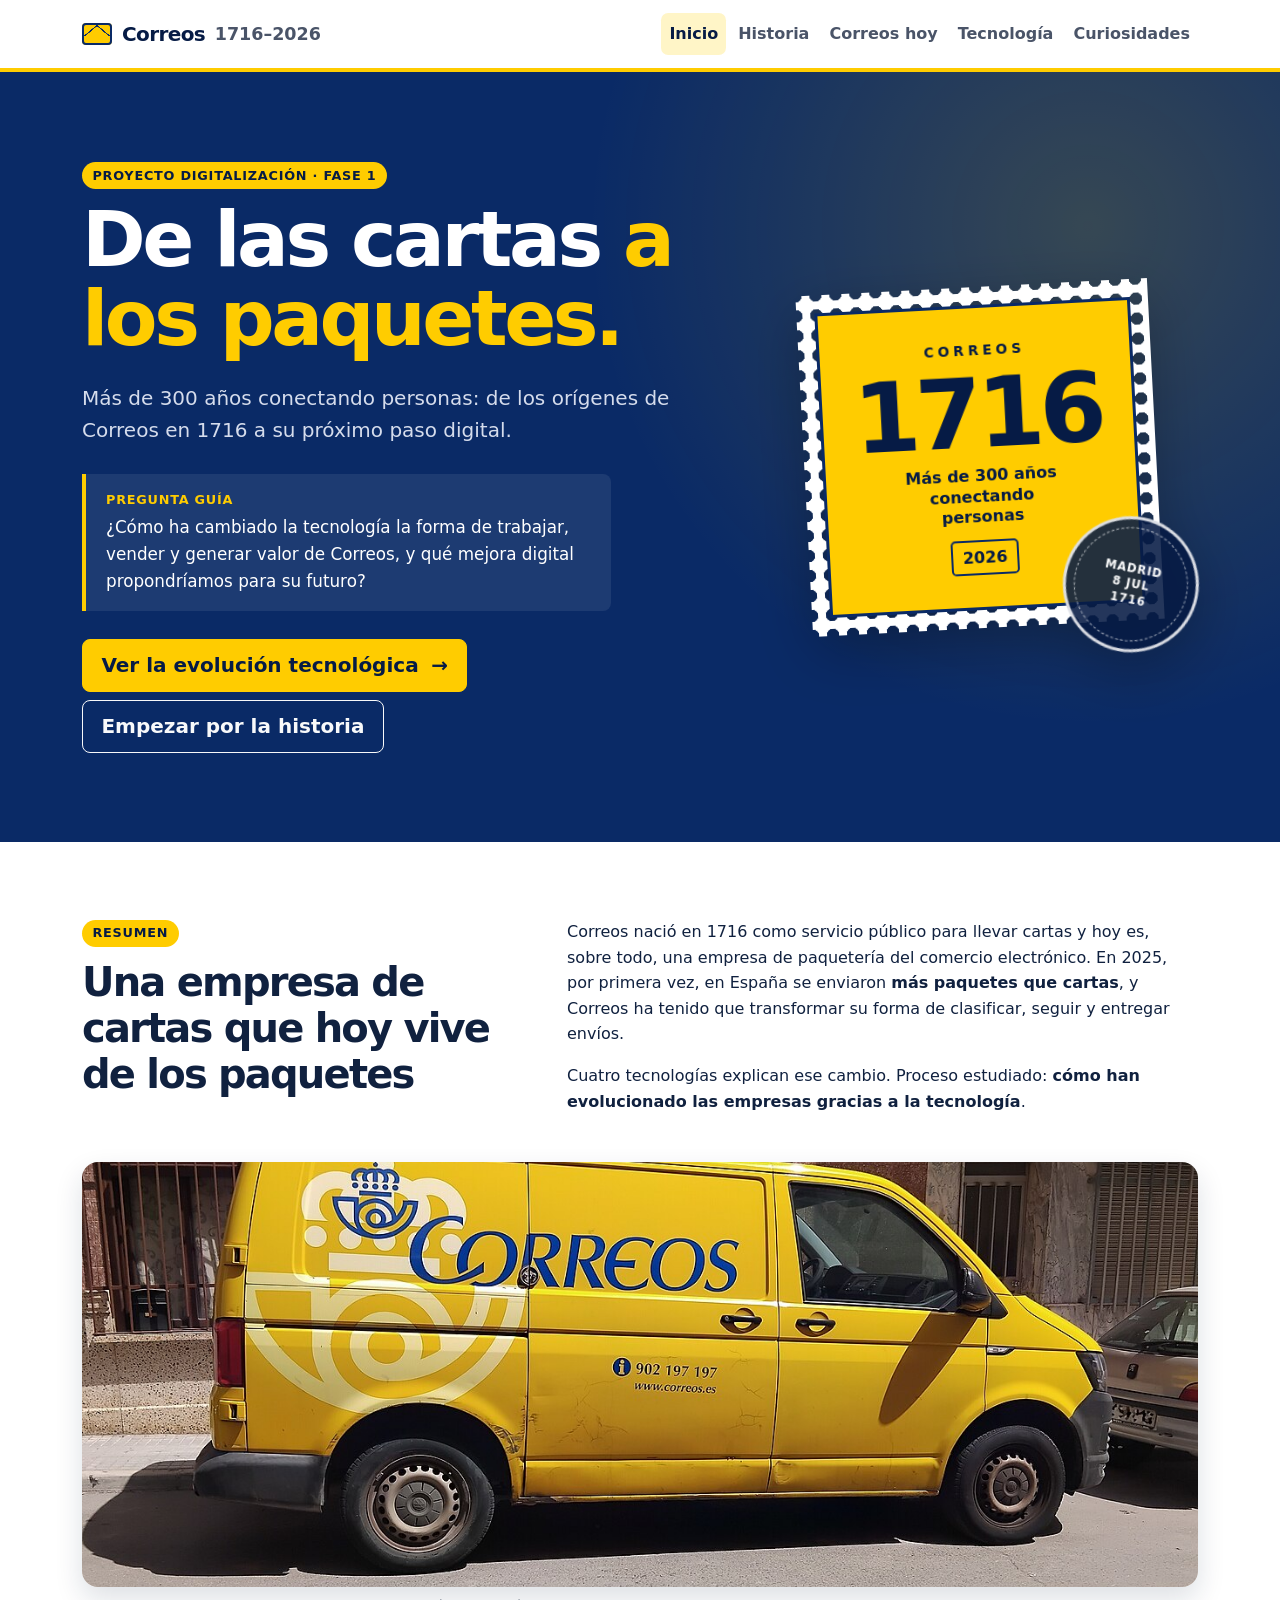
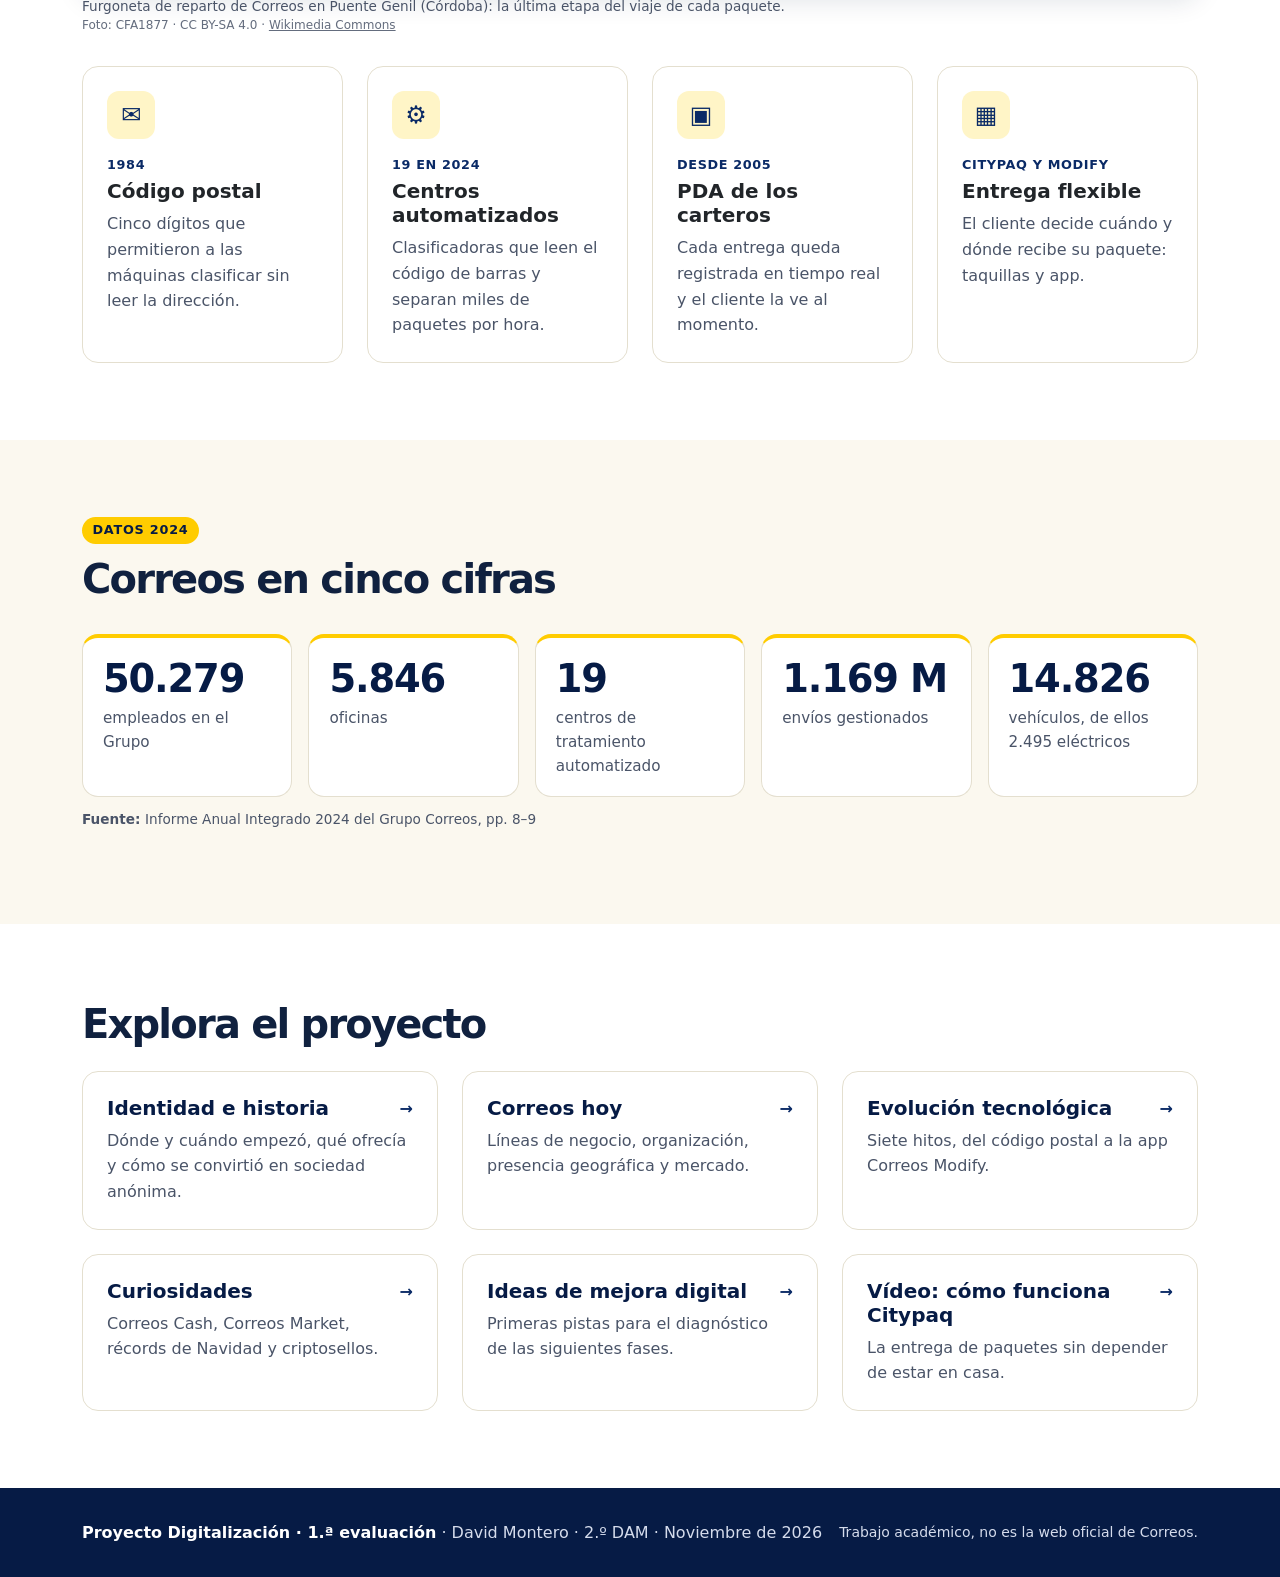
<file: index.html>
<!doctype html>
<html lang="es">
<head>
  <meta charset="utf-8">
  <meta name="viewport" content="width=device-width, initial-scale=1">
  <meta name="description" content="Proyecto de Digitalización sobre Correos: de los orígenes de la empresa en 1716 a su próximo paso digital.">
  <title>Inicio | Correos 1716–2026</title>
  <!-- Primero Bootstrap, después los estilos del proyecto. -->
  <link href="https://cdn.jsdelivr.net/npm/bootstrap@5.3.9/dist/css/bootstrap.min.css"
        rel="stylesheet" integrity="sha384-yEPZ7jP9S0QKiUQ0m3jjsO4ProIW7wvR9gXkI7JOGa2XVsw53Yke2bsdkBbjmmiX"
        crossorigin="anonymous">
  <link rel="stylesheet" href="css/style.css">
</head>
<body class="d-flex flex-column min-vh-100">
  <a class="visually-hidden-focusable skip-link" href="#contenido">Saltar al contenido</a>

  <!-- Navegación común a todas las páginas. -->
  <nav class="navbar navbar-expand-lg fixed-top site-nav" aria-label="Navegación principal">
    <div class="container">
      <a class="navbar-brand brand" href="index.html">
        <span class="brand-mark" aria-hidden="true"></span> Correos <small>1716–2026</small>
      </a>
      <button class="navbar-toggler" type="button" data-bs-toggle="collapse"
              data-bs-target="#menuPrincipal" aria-controls="menuPrincipal"
              aria-expanded="false" aria-label="Mostrar u ocultar la navegación">
        <span class="navbar-toggler-icon"></span>
      </button>
      <div class="collapse navbar-collapse" id="menuPrincipal">
        <ul class="navbar-nav ms-auto gap-lg-1">
          <li class="nav-item"><a class="nav-link active" href="index.html" aria-current="page">Inicio</a></li>
          <li class="nav-item"><a class="nav-link" href="historia.html">Historia</a></li>
          <li class="nav-item"><a class="nav-link" href="empresa.html">Correos hoy</a></li>
          <li class="nav-item"><a class="nav-link" href="tecnologia.html">Tecnología</a></li>
          <li class="nav-item"><a class="nav-link" href="curiosidades.html">Curiosidades</a></li>
        </ul>
      </div>
    </div>
  </nav>

  <main id="contenido" tabindex="-1">
    <!-- Portada -->
    <section class="hero" aria-labelledby="titulo-inicio">
      <div class="container">
        <div class="row align-items-center g-5">
          <div class="col-lg-7">
            <span class="eyebrow">Proyecto Digitalización · Fase 1</span>
            <h1 id="titulo-inicio" class="hero-title">De las cartas <span>a los paquetes.</span></h1>
            <p class="intro mt-4 mb-0">
              Más de 300 años conectando personas: de los orígenes de Correos en 1716
              a su próximo paso digital.
            </p>
            <div class="guide-question">
              <span class="label">Pregunta guía</span>
              <p>¿Cómo ha cambiado la tecnología la forma de trabajar, vender y generar valor
                 de Correos, y qué mejora digital propondríamos para su futuro?</p>
            </div>
            <div class="d-flex flex-wrap gap-2">
              <a class="btn btn-accent btn-lg" href="tecnologia.html">
                Ver la evolución tecnológica <span aria-hidden="true">→</span>
              </a>
              <a class="btn btn-outline-light btn-lg" href="historia.html">Empezar por la historia</a>
            </div>
          </div>
          <div class="col-lg-5">
            <!-- Sello decorativo hecho con CSS. -->
            <div class="stamp-wrap" aria-hidden="true">
              <div class="stamp">
                <div class="stamp-inner">
                  <span class="stamp-top">CORREOS</span>
                  <span class="stamp-year">1716</span>
                  <span class="stamp-caption">Más de 300 años conectando personas</span>
                  <span class="stamp-value">2026</span>
                </div>
                <div class="postmark">MADRID<br>8 JUL<br>1716</div>
              </div>
            </div>
          </div>
        </div>
      </div>
    </section>

    <!-- Resumen -->
    <section class="section-space" aria-labelledby="titulo-resumen">
      <div class="container">
        <div class="row g-4 g-lg-5">
          <div class="col-lg-5">
            <span class="eyebrow">Resumen</span>
            <h2 id="titulo-resumen" class="section-title">Una empresa de cartas que hoy vive de los paquetes</h2>
          </div>
          <div class="col-lg-7">
            <p class="lead-text">
              Correos nació en 1716 como servicio público para llevar cartas y hoy es, sobre todo,
              una empresa de paquetería del comercio electrónico. En 2025, por primera vez, en España
              se enviaron <strong>más paquetes que cartas</strong>, y Correos ha tenido que transformar
              su forma de clasificar, seguir y entregar envíos.
            </p>
            <p class="lead-text mb-0">
              Cuatro tecnologías explican ese cambio. Proceso estudiado: <strong>cómo han evolucionado
              las empresas gracias a la tecnología</strong>.
            </p>
          </div>
        </div>

        <figure class="photo photo-wide mt-4 mt-lg-5">
          <img src="img/furgoneta-puente-genil.jpg" width="1280" height="885" loading="lazy"
               alt="Furgoneta amarilla de reparto de Correos aparcada en una calle"
               style="aspect-ratio: 21 / 8; object-position: center 60%">
          <figcaption>
            Furgoneta de reparto de Correos en Puente Genil (Córdoba): la última etapa del viaje de cada paquete.
            <span class="credit">Foto: CFA1877 · CC BY-SA 4.0 · <a href="https://commons.wikimedia.org/wiki/File:Furgoneta_de_Correos,_Puente_Genil.jpg" target="_blank" rel="noopener">Wikimedia Commons</a></span>
          </figcaption>
        </figure>

        <div class="row row-cols-1 row-cols-sm-2 row-cols-lg-4 g-3 g-lg-4 mt-2">
          <div class="col">
            <article class="card info-card">
              <div class="card-body p-4">
                <div class="card-icon" aria-hidden="true">✉</div>
                <span class="card-kicker">1984</span>
                <h3 class="h5 fw-bold">Código postal</h3>
                <p>Cinco dígitos que permitieron a las máquinas clasificar sin leer la dirección.</p>
              </div>
            </article>
          </div>
          <div class="col">
            <article class="card info-card">
              <div class="card-body p-4">
                <div class="card-icon" aria-hidden="true">⚙</div>
                <span class="card-kicker">19 en 2024</span>
                <h3 class="h5 fw-bold">Centros automatizados</h3>
                <p>Clasificadoras que leen el código de barras y separan miles de paquetes por hora.</p>
              </div>
            </article>
          </div>
          <div class="col">
            <article class="card info-card">
              <div class="card-body p-4">
                <div class="card-icon" aria-hidden="true">▣</div>
                <span class="card-kicker">Desde 2005</span>
                <h3 class="h5 fw-bold">PDA de los carteros</h3>
                <p>Cada entrega queda registrada en tiempo real y el cliente la ve al momento.</p>
              </div>
            </article>
          </div>
          <div class="col">
            <article class="card info-card">
              <div class="card-body p-4">
                <div class="card-icon" aria-hidden="true">▦</div>
                <span class="card-kicker">Citypaq y Modify</span>
                <h3 class="h5 fw-bold">Entrega flexible</h3>
                <p>El cliente decide cuándo y dónde recibe su paquete: taquillas y app.</p>
              </div>
            </article>
          </div>
        </div>
      </div>
    </section>

    <!-- Cifras -->
    <section class="section-space section-alt" aria-labelledby="titulo-cifras">
      <div class="container">
        <span class="eyebrow">Datos 2024</span>
        <h2 id="titulo-cifras" class="section-title">Correos en cinco cifras</h2>
        <div class="row row-cols-1 row-cols-sm-2 row-cols-lg-5 g-3 mt-1">
          <div class="col"><div class="stat"><span class="stat-value">50.279</span><span class="stat-label">empleados en el Grupo</span></div></div>
          <div class="col"><div class="stat"><span class="stat-value">5.846</span><span class="stat-label">oficinas</span></div></div>
          <div class="col"><div class="stat"><span class="stat-value">19</span><span class="stat-label">centros de tratamiento automatizado</span></div></div>
          <div class="col"><div class="stat"><span class="stat-value">1.169 M</span><span class="stat-label">envíos gestionados</span></div></div>
          <div class="col"><div class="stat"><span class="stat-value">14.826</span><span class="stat-label">vehículos, de ellos 2.495 eléctricos</span></div></div>
        </div>
        <p class="source">Informe Anual Integrado 2024 del Grupo Correos, pp. 8–9</p>
      </div>
    </section>

    <!-- Accesos a las secciones -->
    <section class="section-space" aria-labelledby="titulo-explorar">
      <div class="container">
        <h2 id="titulo-explorar" class="section-title mb-4">Explora el proyecto</h2>
        <div class="row row-cols-1 row-cols-md-2 row-cols-lg-3 g-3 g-lg-4">
          <div class="col">
            <a class="link-card" href="historia.html">
              <span class="arrow" aria-hidden="true">→</span>
              <h3 class="h5 fw-bold">Identidad e historia</h3>
              <p>Dónde y cuándo empezó, qué ofrecía y cómo se convirtió en sociedad anónima.</p>
            </a>
          </div>
          <div class="col">
            <a class="link-card" href="empresa.html">
              <span class="arrow" aria-hidden="true">→</span>
              <h3 class="h5 fw-bold">Correos hoy</h3>
              <p>Líneas de negocio, organización, presencia geográfica y mercado.</p>
            </a>
          </div>
          <div class="col">
            <a class="link-card" href="tecnologia.html">
              <span class="arrow" aria-hidden="true">→</span>
              <h3 class="h5 fw-bold">Evolución tecnológica</h3>
              <p>Siete hitos, del código postal a la app Correos Modify.</p>
            </a>
          </div>
          <div class="col">
            <a class="link-card" href="curiosidades.html">
              <span class="arrow" aria-hidden="true">→</span>
              <h3 class="h5 fw-bold">Curiosidades</h3>
              <p>Correos Cash, Correos Market, récords de Navidad y criptosellos.</p>
            </a>
          </div>
          <div class="col">
            <a class="link-card" href="curiosidades.html#ideas">
              <span class="arrow" aria-hidden="true">→</span>
              <h3 class="h5 fw-bold">Ideas de mejora digital</h3>
              <p>Primeras pistas para el diagnóstico de las siguientes fases.</p>
            </a>
          </div>
          <div class="col">
            <a class="link-card" href="tecnologia.html#video">
              <span class="arrow" aria-hidden="true">→</span>
              <h3 class="h5 fw-bold">Vídeo: cómo funciona Citypaq</h3>
              <p>La entrega de paquetes sin depender de estar en casa.</p>
            </a>
          </div>
        </div>
      </div>
    </section>
  </main>

  <!-- Pie común a todas las páginas. -->
  <footer class="site-footer mt-auto">
    <div class="container d-flex flex-wrap align-items-center justify-content-between gap-2">
      <span><strong>Proyecto Digitalización · 1.ª evaluación</strong> · David Montero · 2.º DAM · Noviembre de 2026</span>
      <small>Trabajo académico, no es la web oficial de Correos.</small>
    </div>
  </footer>

  <!-- El bundle activa el menú plegable (atributos data-bs-*). -->
  <script src="https://cdn.jsdelivr.net/npm/bootstrap@5.3.9/dist/js/bootstrap.bundle.min.js"
          integrity="sha384-WyOxWvTyr1QaMPfiPJSv76iReVthorl5uWlFtZPyK0IEB0hGzo9y5Bp9mYanr8Bu"
          crossorigin="anonymous"></script>
</body>
</html>
</file>
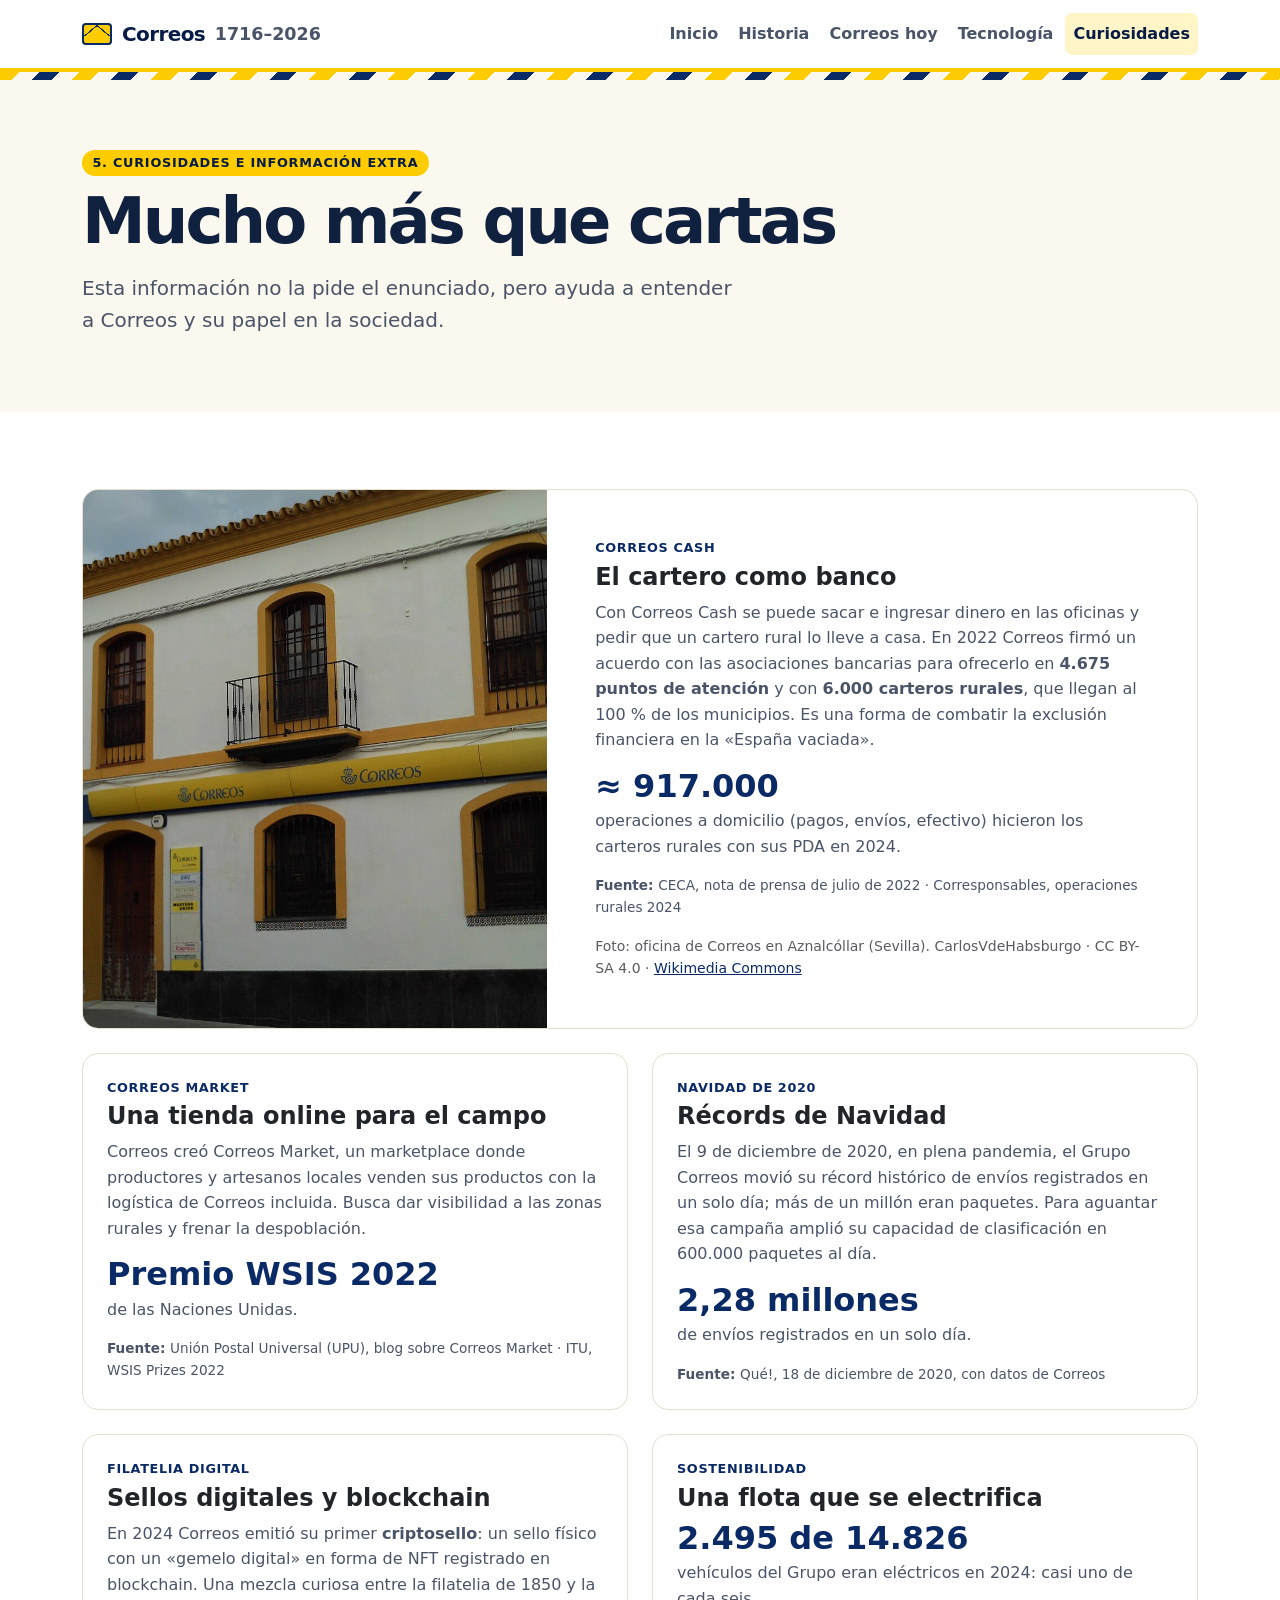
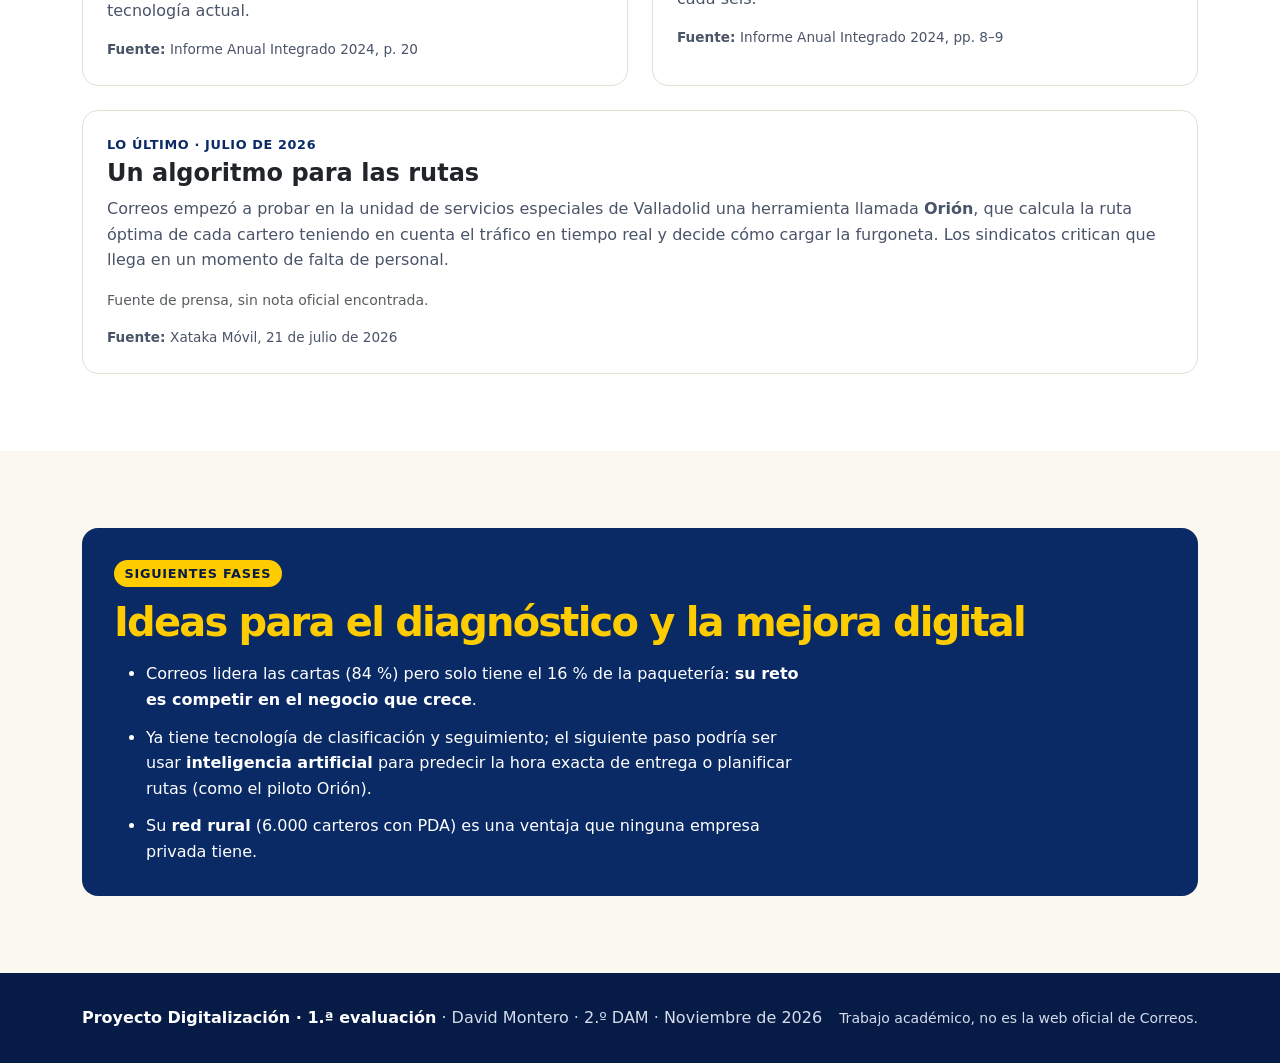
<file: curiosidades.html>
<!doctype html>
<html lang="es">
<head>
  <meta charset="utf-8">
  <meta name="viewport" content="width=device-width, initial-scale=1">
  <meta name="description" content="Curiosidades de Correos: Correos Cash, Correos Market, récords de Navidad, criptosellos y el algoritmo Orión.">
  <title>Curiosidades | Correos 1716–2026</title>
  <link href="https://cdn.jsdelivr.net/npm/bootstrap@5.3.9/dist/css/bootstrap.min.css"
        rel="stylesheet" integrity="sha384-yEPZ7jP9S0QKiUQ0m3jjsO4ProIW7wvR9gXkI7JOGa2XVsw53Yke2bsdkBbjmmiX"
        crossorigin="anonymous">
  <link rel="stylesheet" href="css/style.css">
</head>
<body class="d-flex flex-column min-vh-100">
  <a class="visually-hidden-focusable skip-link" href="#contenido">Saltar al contenido</a>

  <nav class="navbar navbar-expand-lg fixed-top site-nav" aria-label="Navegación principal">
    <div class="container">
      <a class="navbar-brand brand" href="index.html">
        <span class="brand-mark" aria-hidden="true"></span> Correos <small>1716–2026</small>
      </a>
      <button class="navbar-toggler" type="button" data-bs-toggle="collapse"
              data-bs-target="#menuPrincipal" aria-controls="menuPrincipal"
              aria-expanded="false" aria-label="Mostrar u ocultar la navegación">
        <span class="navbar-toggler-icon"></span>
      </button>
      <div class="collapse navbar-collapse" id="menuPrincipal">
        <ul class="navbar-nav ms-auto gap-lg-1">
          <li class="nav-item"><a class="nav-link" href="index.html">Inicio</a></li>
          <li class="nav-item"><a class="nav-link" href="historia.html">Historia</a></li>
          <li class="nav-item"><a class="nav-link" href="empresa.html">Correos hoy</a></li>
          <li class="nav-item"><a class="nav-link" href="tecnologia.html">Tecnología</a></li>
          <li class="nav-item"><a class="nav-link active" href="curiosidades.html" aria-current="page">Curiosidades</a></li>
        </ul>
      </div>
    </div>
  </nav>

  <main id="contenido" tabindex="-1">
    <header class="page-intro">
      <div class="container">
        <span class="eyebrow">5. Curiosidades e información extra</span>
        <h1 class="page-title">Mucho más que cartas</h1>
        <p class="intro mb-0">
          Esta información no la pide el enunciado, pero ayuda a entender a Correos y su papel en la sociedad.
        </p>
      </div>
    </header>

    <section class="section-space" aria-labelledby="titulo-curiosidades">
      <div class="container">
        <h2 id="titulo-curiosidades" class="visually-hidden">Curiosidades</h2>
        <!-- Tarjeta destacada: foto a un lado y texto al otro, sin huecos. -->
        <article class="card info-card feature-card overflow-hidden mb-3 mb-lg-4">
          <div class="row g-0">
            <div class="col-md-5">
              <img src="img/oficina-aznalcollar.jpg" class="feature-img" width="1280" height="960" loading="lazy"
                   alt="Oficina de Correos en una calle de pueblo, con fachada blanca y molduras amarillas">
            </div>
            <div class="col-md-7">
              <div class="card-body p-4 p-lg-5">
                <span class="card-kicker">Correos Cash</span>
                <h3 class="h4 fw-bold">El cartero como banco</h3>
                <p>Con Correos Cash se puede sacar e ingresar dinero en las oficinas y pedir que un cartero rural lo
                   lleve a casa. En 2022 Correos firmó un acuerdo con las asociaciones bancarias para ofrecerlo en
                   <strong>4.675 puntos de atención</strong> y con <strong>6.000 carteros rurales</strong>, que llegan al
                   100&nbsp;% de los municipios. Es una forma de combatir la exclusión financiera en la «España vaciada».</p>
                <p><span class="fact-number">≈ 917.000</span>operaciones a domicilio (pagos, envíos, efectivo) hicieron
                   los carteros rurales con sus PDA en 2024.</p>
                <p class="source">CECA, nota de prensa de julio de 2022 · Corresponsables, operaciones rurales 2024</p>
                <p class="small text-body-secondary mt-2">Foto: oficina de Correos en Aznalcóllar (Sevilla). CarlosVdeHabsburgo · CC BY-SA 4.0 ·
                   <a href="https://commons.wikimedia.org/wiki/File:Oficina_de_Correos_(Aznalcóllar).jpg" target="_blank" rel="noopener">Wikimedia Commons</a></p>
              </div>
            </div>
          </div>
        </article>

        <div class="row row-cols-1 row-cols-md-2 g-3 g-lg-4">
          <div class="col">
            <article class="card info-card">
              <div class="card-body p-4">
                <span class="card-kicker">Correos Market</span>
                <h3 class="h4 fw-bold">Una tienda online para el campo</h3>
                <p>Correos creó Correos Market, un marketplace donde productores y artesanos locales venden sus productos
                   con la logística de Correos incluida. Busca dar visibilidad a las zonas rurales y frenar la despoblación.</p>
                <p><span class="fact-number">Premio WSIS 2022</span>de las Naciones Unidas.</p>
                <p class="source">Unión Postal Universal (UPU), blog sobre Correos Market · ITU, WSIS Prizes 2022</p>
              </div>
            </article>
          </div>
          <div class="col">
            <article class="card info-card">
              <div class="card-body p-4">
                <span class="card-kicker">Navidad de 2020</span>
                <h3 class="h4 fw-bold">Récords de Navidad</h3>
                <p>El 9 de diciembre de 2020, en plena pandemia, el Grupo Correos movió su récord histórico de envíos
                   registrados en un solo día; más de un millón eran paquetes. Para aguantar esa campaña amplió su
                   capacidad de clasificación en 600.000 paquetes al día.</p>
                <p><span class="fact-number">2,28 millones</span>de envíos registrados en un solo día.</p>
                <p class="source">Qué!, 18 de diciembre de 2020, con datos de Correos</p>
              </div>
            </article>
          </div>
          <div class="col">
            <article class="card info-card">
              <div class="card-body p-4">
                <span class="card-kicker">Filatelia digital</span>
                <h3 class="h4 fw-bold">Sellos digitales y blockchain</h3>
                <p>En 2024 Correos emitió su primer <strong>criptosello</strong>: un sello físico con un «gemelo digital»
                   en forma de NFT registrado en blockchain. Una mezcla curiosa entre la filatelia de 1850 y la tecnología actual.</p>
                <p class="source">Informe Anual Integrado 2024, p. 20</p>
              </div>
            </article>
          </div>
          <div class="col">
            <article class="card info-card">
              <div class="card-body p-4">
                <span class="card-kicker">Sostenibilidad</span>
                <h3 class="h4 fw-bold">Una flota que se electrifica</h3>
                <p><span class="fact-number">2.495 de 14.826</span>vehículos del Grupo eran eléctricos en 2024:
                   casi uno de cada seis.</p>
                <p class="source">Informe Anual Integrado 2024, pp. 8–9</p>
              </div>
            </article>
          </div>
          <div class="col w-100">
            <article class="card info-card">
              <div class="card-body p-4">
                <span class="card-kicker">Lo último · julio de 2026</span>
                <h3 class="h4 fw-bold">Un algoritmo para las rutas</h3>
                <p>Correos empezó a probar en la unidad de servicios especiales de Valladolid una herramienta llamada
                   <strong>Orión</strong>, que calcula la ruta óptima de cada cartero teniendo en cuenta el tráfico en
                   tiempo real y decide cómo cargar la furgoneta. Los sindicatos critican que llega en un momento de
                   falta de personal.</p>
                <p class="small text-body-secondary">Fuente de prensa, sin nota oficial encontrada.</p>
                <p class="source">Xataka Móvil, 21 de julio de 2026</p>
              </div>
            </article>
          </div>
        </div>
      </div>
    </section>

    <section id="ideas" class="section-space section-alt" aria-labelledby="titulo-ideas">
      <div class="container">
        <div class="idea-box">
          <span class="eyebrow">Siguientes fases</span>
          <h2 id="titulo-ideas" class="section-title">Ideas para el diagnóstico y la mejora digital</h2>
          <ul class="mb-0 lead-text">
            <li>Correos lidera las cartas (84&nbsp;%) pero solo tiene el 16&nbsp;% de la paquetería: <strong>su reto es
                competir en el negocio que crece</strong>.</li>
            <li>Ya tiene tecnología de clasificación y seguimiento; el siguiente paso podría ser usar
                <strong>inteligencia artificial</strong> para predecir la hora exacta de entrega o planificar rutas
                (como el piloto Orión).</li>
            <li>Su <strong>red rural</strong> (6.000 carteros con PDA) es una ventaja que ninguna empresa privada tiene.</li>
          </ul>
        </div>
      </div>
    </section>
  </main>

  <footer class="site-footer mt-auto">
    <div class="container d-flex flex-wrap align-items-center justify-content-between gap-2">
      <span><strong>Proyecto Digitalización · 1.ª evaluación</strong> · David Montero · 2.º DAM · Noviembre de 2026</span>
      <small>Trabajo académico, no es la web oficial de Correos.</small>
    </div>
  </footer>

  <script src="https://cdn.jsdelivr.net/npm/bootstrap@5.3.9/dist/js/bootstrap.bundle.min.js"
          integrity="sha384-WyOxWvTyr1QaMPfiPJSv76iReVthorl5uWlFtZPyK0IEB0hGzo9y5Bp9mYanr8Bu"
          crossorigin="anonymous"></script>
</body>
</html>
</file>
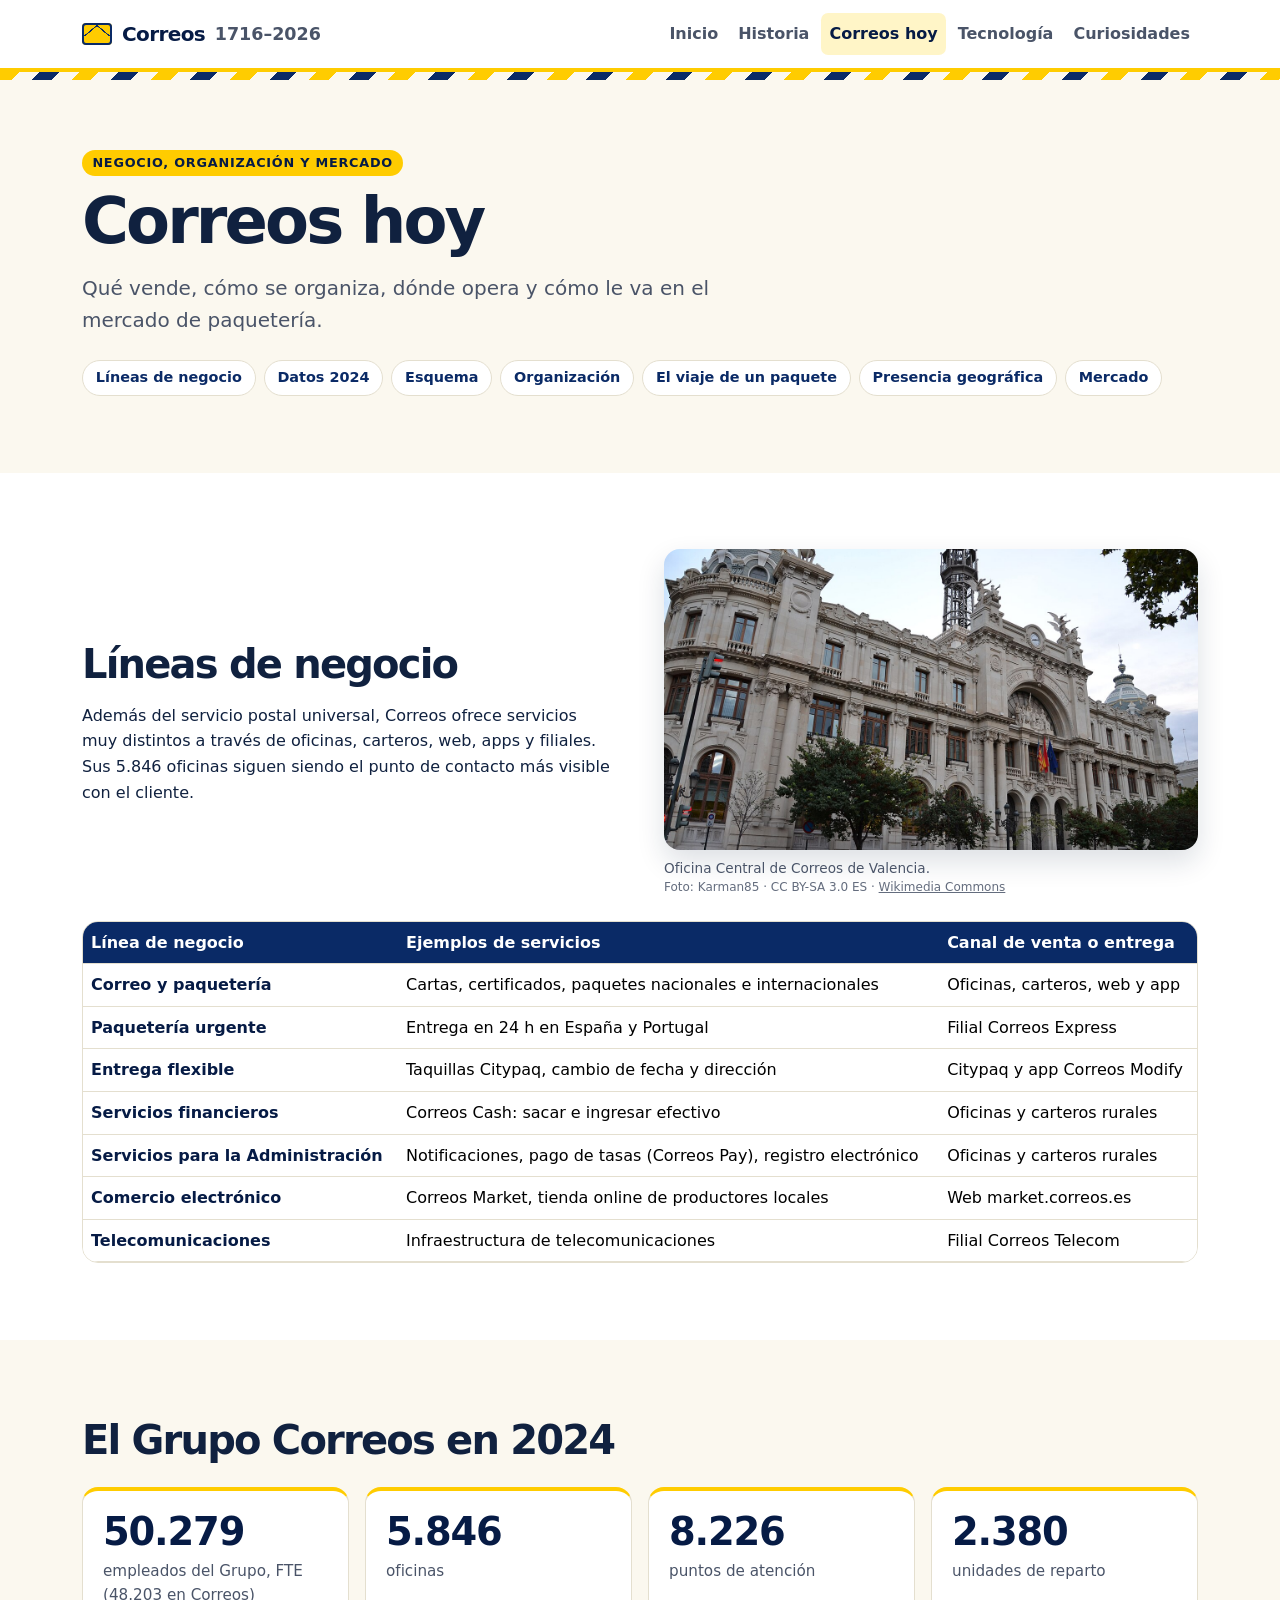
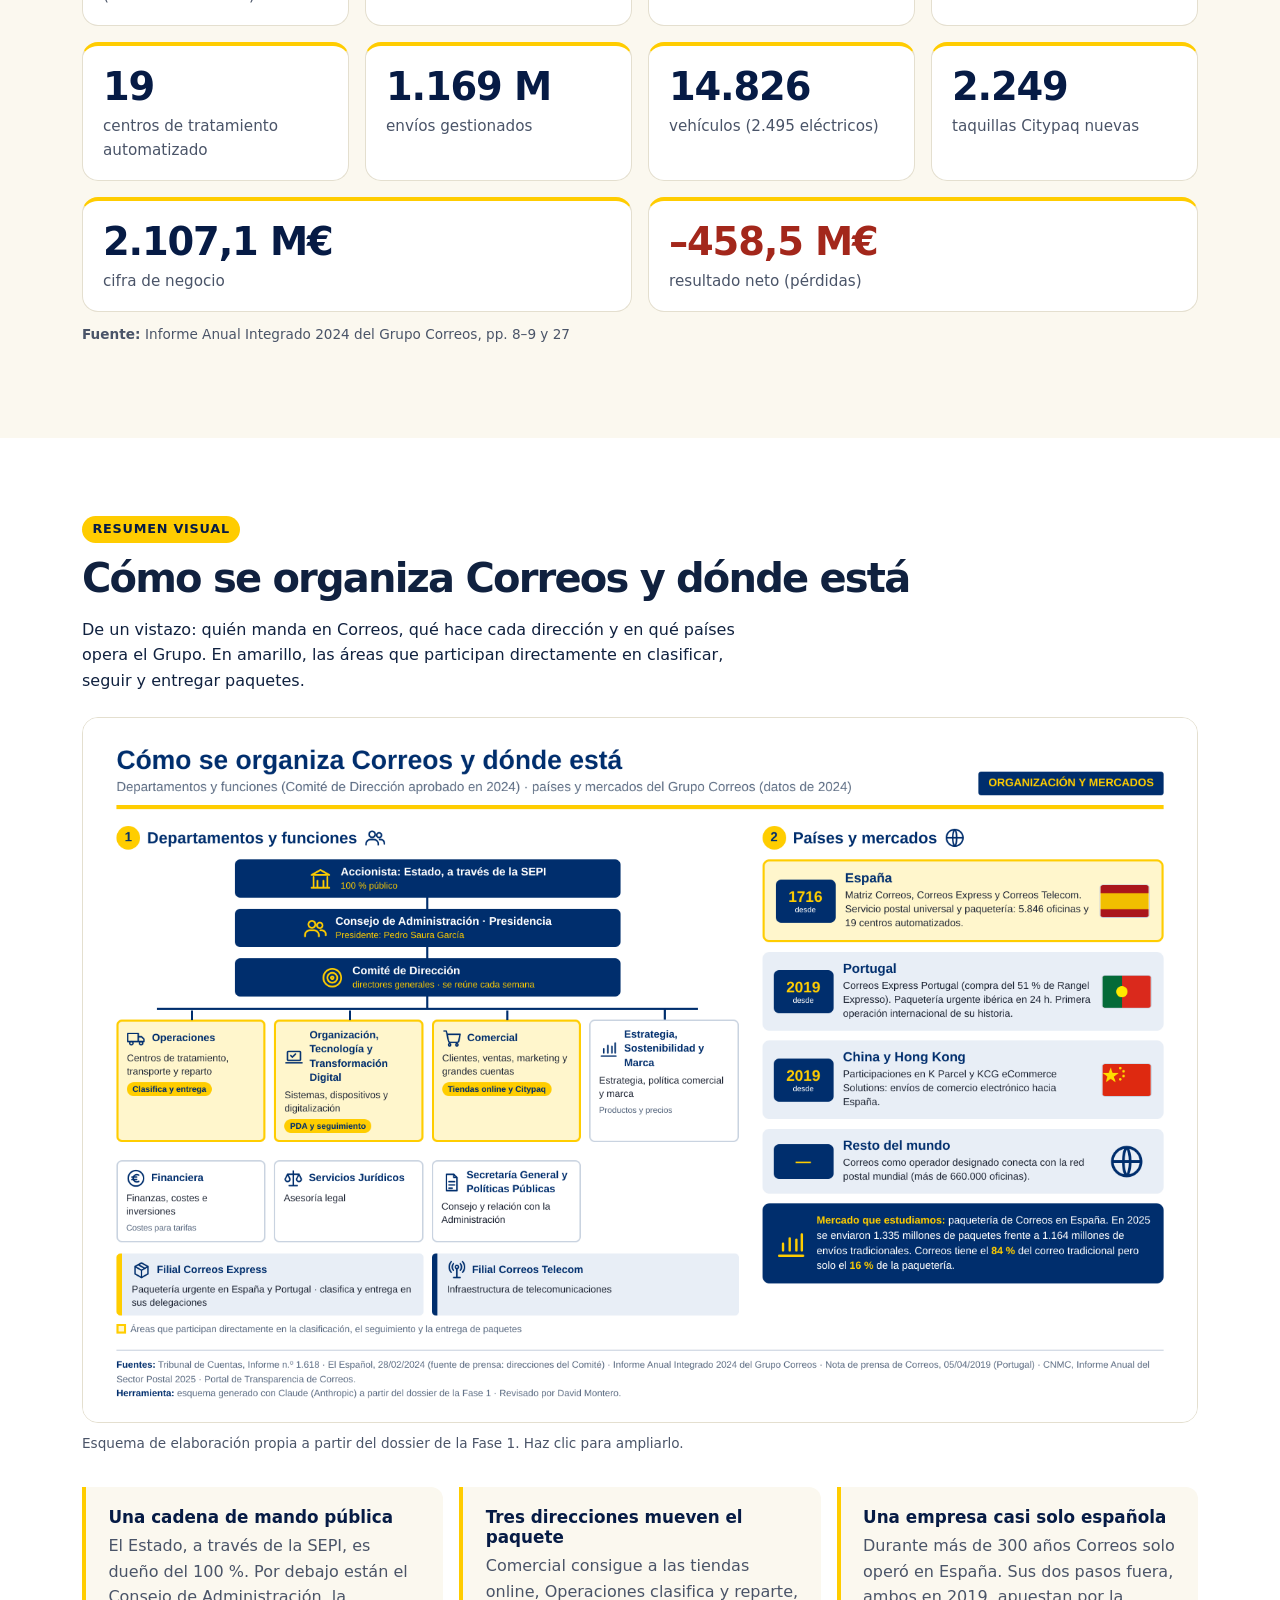
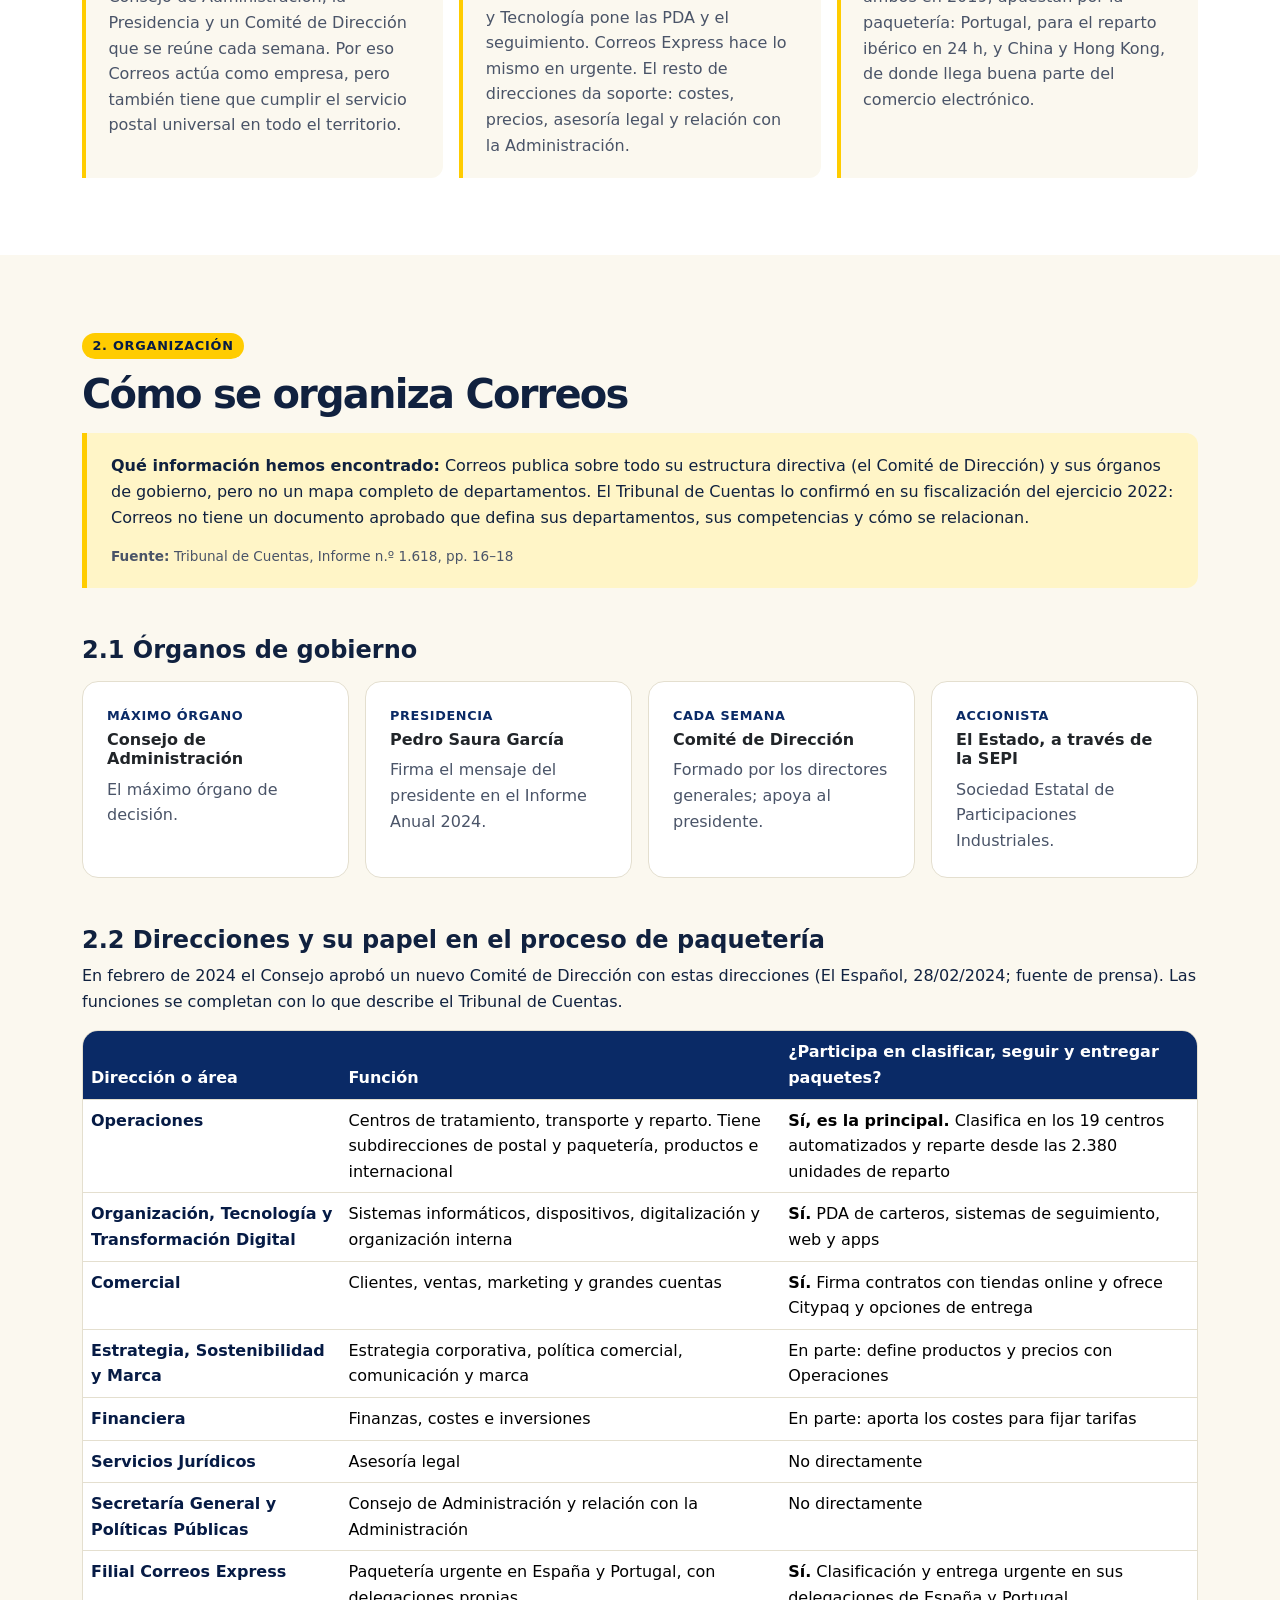
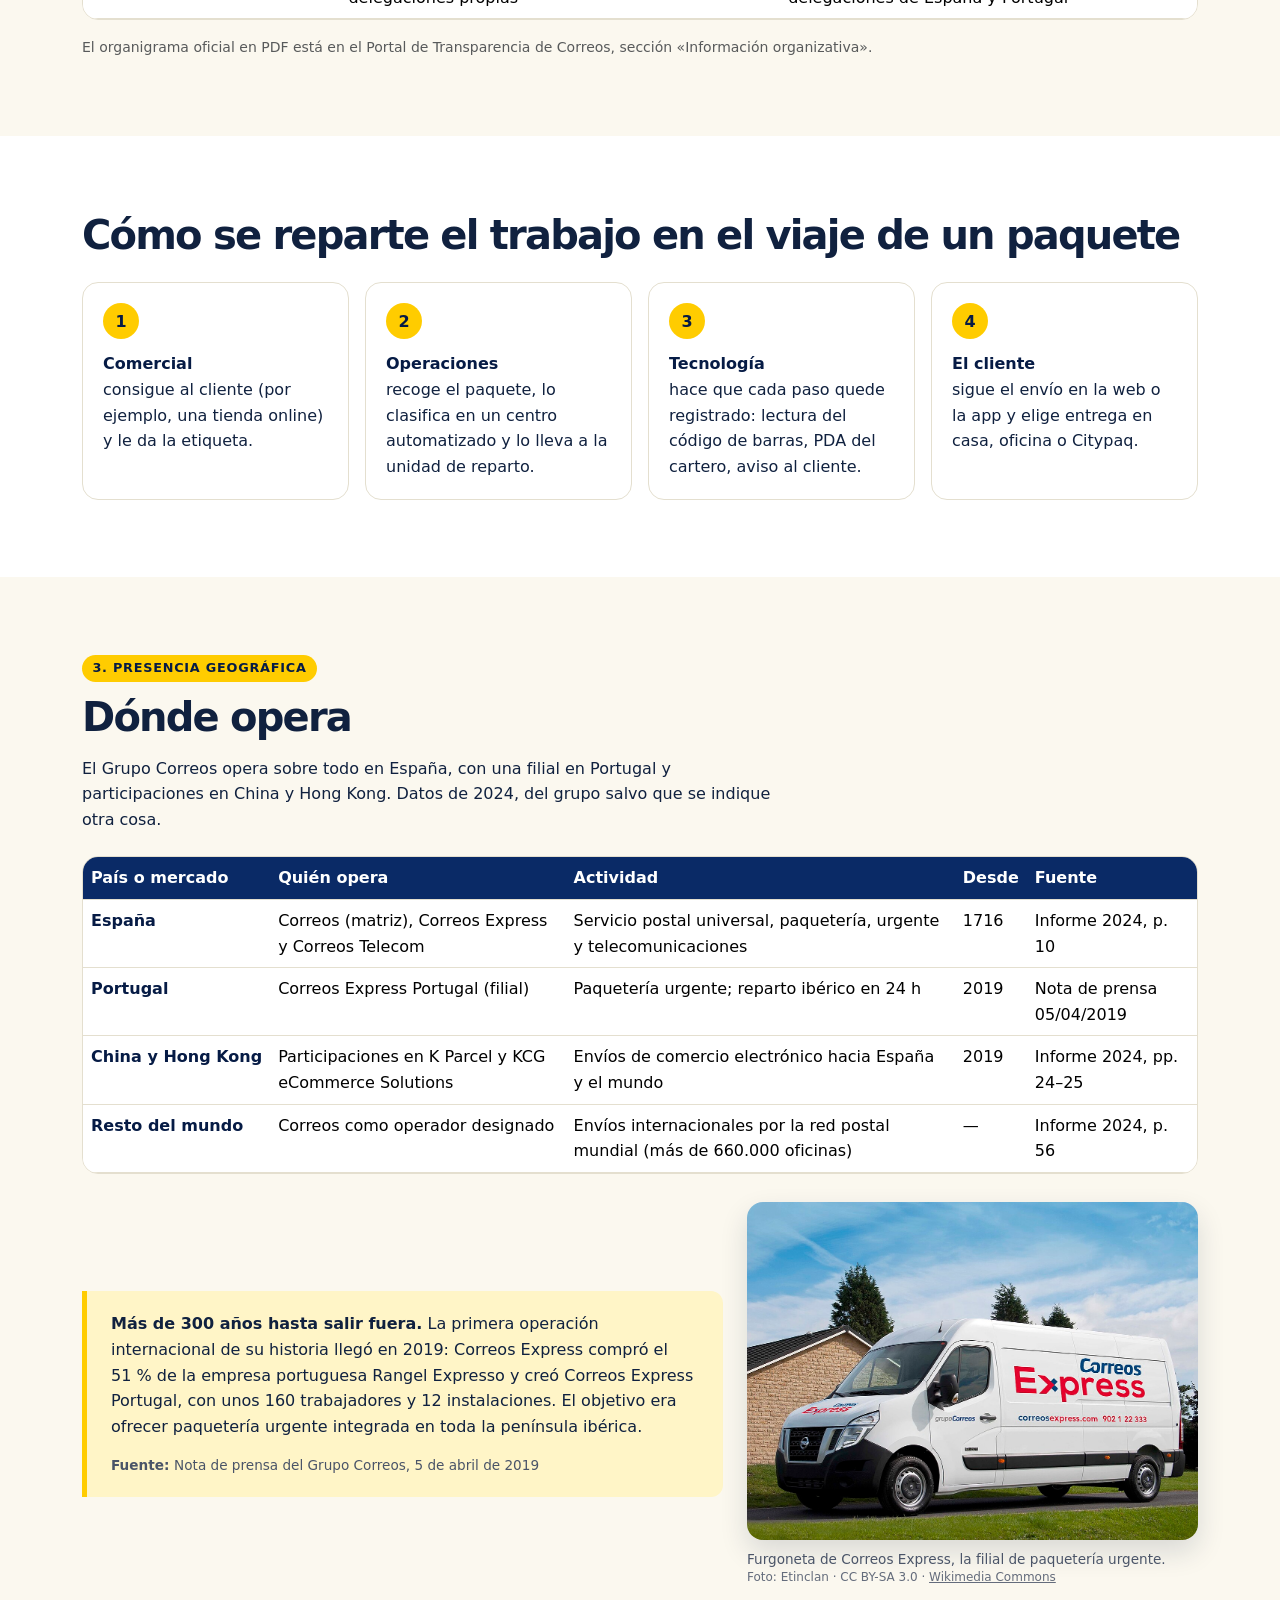
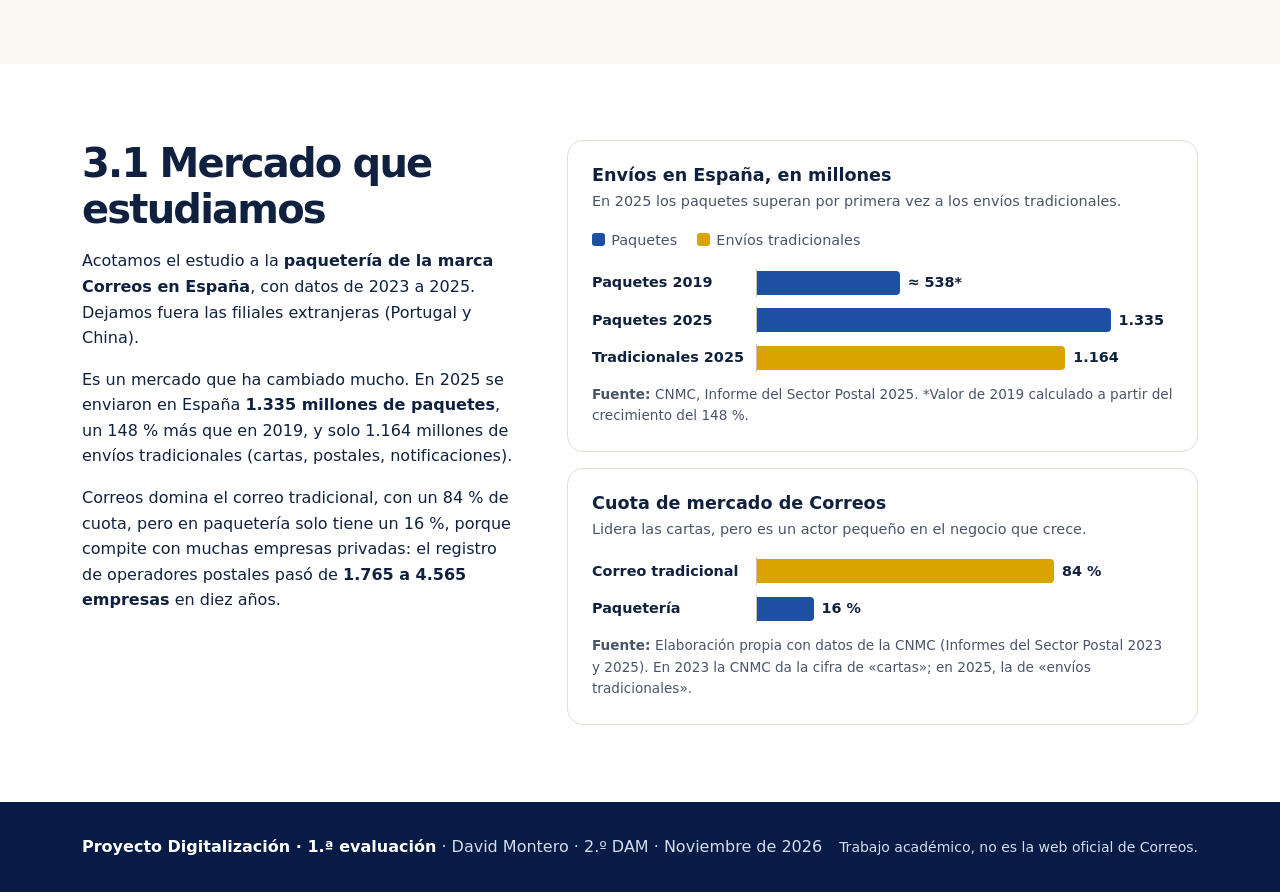
<file: empresa.html>
<!doctype html>
<html lang="es">
<head>
  <meta charset="utf-8">
  <meta name="viewport" content="width=device-width, initial-scale=1">
  <meta name="description" content="Correos hoy: líneas de negocio, datos de 2024, organización, presencia geográfica y mercado de paquetería.">
  <title>Correos hoy | Correos 1716–2026</title>
  <link href="https://cdn.jsdelivr.net/npm/bootstrap@5.3.9/dist/css/bootstrap.min.css"
        rel="stylesheet" integrity="sha384-yEPZ7jP9S0QKiUQ0m3jjsO4ProIW7wvR9gXkI7JOGa2XVsw53Yke2bsdkBbjmmiX"
        crossorigin="anonymous">
  <link rel="stylesheet" href="css/style.css">
</head>
<body class="d-flex flex-column min-vh-100">
  <a class="visually-hidden-focusable skip-link" href="#contenido">Saltar al contenido</a>

  <nav class="navbar navbar-expand-lg fixed-top site-nav" aria-label="Navegación principal">
    <div class="container">
      <a class="navbar-brand brand" href="index.html">
        <span class="brand-mark" aria-hidden="true"></span> Correos <small>1716–2026</small>
      </a>
      <button class="navbar-toggler" type="button" data-bs-toggle="collapse"
              data-bs-target="#menuPrincipal" aria-controls="menuPrincipal"
              aria-expanded="false" aria-label="Mostrar u ocultar la navegación">
        <span class="navbar-toggler-icon"></span>
      </button>
      <div class="collapse navbar-collapse" id="menuPrincipal">
        <ul class="navbar-nav ms-auto gap-lg-1">
          <li class="nav-item"><a class="nav-link" href="index.html">Inicio</a></li>
          <li class="nav-item"><a class="nav-link" href="historia.html">Historia</a></li>
          <li class="nav-item"><a class="nav-link active" href="empresa.html" aria-current="page">Correos hoy</a></li>
          <li class="nav-item"><a class="nav-link" href="tecnologia.html">Tecnología</a></li>
          <li class="nav-item"><a class="nav-link" href="curiosidades.html">Curiosidades</a></li>
        </ul>
      </div>
    </div>
  </nav>

  <main id="contenido" tabindex="-1">
    <header class="page-intro">
      <div class="container">
        <span class="eyebrow">Negocio, organización y mercado</span>
        <h1 class="page-title">Correos hoy</h1>
        <p class="intro mb-0">
          Qué vende, cómo se organiza, dónde opera y cómo le va en el mercado de paquetería.
        </p>
        <ul class="page-toc" aria-label="En esta página">
          <li><a href="#negocio">Líneas de negocio</a></li>
          <li><a href="#datos">Datos 2024</a></li>
          <li><a href="#esquema">Esquema</a></li>
          <li><a href="#organizacion">Organización</a></li>
          <li><a href="#viaje">El viaje de un paquete</a></li>
          <li><a href="#presencia">Presencia geográfica</a></li>
          <li><a href="#mercado">Mercado</a></li>
        </ul>
      </div>
    </header>

    <!-- Líneas de negocio -->
    <section id="negocio" class="section-space" aria-labelledby="titulo-negocio">
      <div class="container">
        <div class="row g-4 g-lg-5 align-items-center mb-4">
          <div class="col-lg-6">
            <h2 id="titulo-negocio" class="section-title">Líneas de negocio</h2>
            <p class="lead-text mb-0">Además del servicio postal universal, Correos ofrece servicios muy distintos
               a través de oficinas, carteros, web, apps y filiales. Sus 5.846 oficinas siguen siendo el punto de
               contacto más visible con el cliente.</p>
          </div>
          <div class="col-lg-6">
            <figure class="photo photo-wide">
              <img src="img/oficina-valencia.jpg" width="1280" height="853" loading="lazy"
                   alt="Fachada del edificio de la Oficina Central de Correos de Valencia, con torre y cúpula">
              <figcaption>
                Oficina Central de Correos de Valencia.
                <span class="credit">Foto: Karman85 · CC BY-SA 3.0 ES · <a href="https://commons.wikimedia.org/wiki/File:Oficina_Central_de_Correos_de_Valencia.JPG" target="_blank" rel="noopener">Wikimedia Commons</a></span>
              </figcaption>
            </figure>
          </div>
        </div>
        <div class="table-wrap table-responsive">
          <table class="table data-table">
            <thead>
              <tr><th scope="col">Línea de negocio</th><th scope="col">Ejemplos de servicios</th><th scope="col">Canal de venta o entrega</th></tr>
            </thead>
            <tbody>
              <tr><th scope="row">Correo y paquetería</th><td>Cartas, certificados, paquetes nacionales e internacionales</td><td>Oficinas, carteros, web y app</td></tr>
              <tr><th scope="row">Paquetería urgente</th><td>Entrega en 24 h en España y Portugal</td><td>Filial Correos Express</td></tr>
              <tr><th scope="row">Entrega flexible</th><td>Taquillas Citypaq, cambio de fecha y dirección</td><td>Citypaq y app Correos Modify</td></tr>
              <tr><th scope="row">Servicios financieros</th><td>Correos Cash: sacar e ingresar efectivo</td><td>Oficinas y carteros rurales</td></tr>
              <tr><th scope="row">Servicios para la Administración</th><td>Notificaciones, pago de tasas (Correos Pay), registro electrónico</td><td>Oficinas y carteros rurales</td></tr>
              <tr><th scope="row">Comercio electrónico</th><td>Correos Market, tienda online de productores locales</td><td>Web market.correos.es</td></tr>
              <tr><th scope="row">Telecomunicaciones</th><td>Infraestructura de telecomunicaciones</td><td>Filial Correos Telecom</td></tr>
            </tbody>
          </table>
        </div>
      </div>
    </section>

    <!-- Datos 2024 -->
    <section id="datos" class="section-space section-alt" aria-labelledby="titulo-datos">
      <div class="container">
        <h2 id="titulo-datos" class="section-title mb-4">El Grupo Correos en 2024</h2>
        <div class="row row-cols-1 row-cols-sm-2 row-cols-lg-4 g-3">
          <div class="col"><div class="stat"><span class="stat-value">50.279</span><span class="stat-label">empleados del Grupo, FTE (48.203 en Correos)</span></div></div>
          <div class="col"><div class="stat"><span class="stat-value">5.846</span><span class="stat-label">oficinas</span></div></div>
          <div class="col"><div class="stat"><span class="stat-value">8.226</span><span class="stat-label">puntos de atención</span></div></div>
          <div class="col"><div class="stat"><span class="stat-value">2.380</span><span class="stat-label">unidades de reparto</span></div></div>
          <div class="col"><div class="stat"><span class="stat-value">19</span><span class="stat-label">centros de tratamiento automatizado</span></div></div>
          <div class="col"><div class="stat"><span class="stat-value">1.169 M</span><span class="stat-label">envíos gestionados</span></div></div>
          <div class="col"><div class="stat"><span class="stat-value">14.826</span><span class="stat-label">vehículos (2.495 eléctricos)</span></div></div>
          <div class="col"><div class="stat"><span class="stat-value">2.249</span><span class="stat-label">taquillas Citypaq nuevas</span></div></div>
        </div>
        <div class="row row-cols-1 row-cols-md-2 g-3 mt-0">
          <div class="col"><div class="stat"><span class="stat-value">2.107,1 M€</span><span class="stat-label">cifra de negocio</span></div></div>
          <div class="col"><div class="stat stat-negative"><span class="stat-value">–458,5 M€</span><span class="stat-label">resultado neto (pérdidas)</span></div></div>
        </div>
        <p class="source">Informe Anual Integrado 2024 del Grupo Correos, pp. 8–9 y 27</p>
      </div>
    </section>

    <!-- Esquema de organización y países -->
    <section id="esquema" class="section-space" aria-labelledby="titulo-esquema">
      <div class="container">
        <span class="eyebrow">Resumen visual</span>
        <h2 id="titulo-esquema" class="section-title">Cómo se organiza Correos y dónde está</h2>
        <p class="lead-text mb-4">De un vistazo: quién manda en Correos, qué hace cada dirección y en qué países opera el Grupo.
           En amarillo, las áreas que participan directamente en clasificar, seguir y entregar paquetes.</p>
        <figure class="diagram">
          <a href="img/departamentos_paises.png" target="_blank" rel="noopener" aria-label="Abrir el esquema de organización y países a tamaño completo">
            <img src="img/departamentos_paises.png" width="3200" height="2022" loading="lazy"
                 alt="Esquema Cómo se organiza Correos y dónde está. A la izquierda, el organigrama: accionista el Estado a través de la SEPI, Consejo de Administración y Presidencia, Comité de Dirección y las direcciones de Operaciones, Tecnología, Comercial, Estrategia, Financiera, Jurídicos y Secretaría General, más las filiales Correos Express y Correos Telecom. A la derecha, los mercados: España desde 1716, Portugal y China y Hong Kong desde 2019 y el resto del mundo a través de la red postal mundial">
          </a>
          <figcaption>Esquema de elaboración propia a partir del dossier de la Fase 1. Haz clic para ampliarlo.</figcaption>
        </figure>

        <div class="row row-cols-1 row-cols-lg-3 g-3 mt-3">
          <div class="col">
            <div class="key-point">
              <h3>Una cadena de mando pública</h3>
              <p>El Estado, a través de la SEPI, es dueño del 100&nbsp;%. Por debajo están el Consejo de Administración,
                 la Presidencia y un Comité de Dirección que se reúne cada semana. Por eso Correos actúa como empresa,
                 pero también tiene que cumplir el servicio postal universal en todo el territorio.</p>
            </div>
          </div>
          <div class="col">
            <div class="key-point">
              <h3>Tres direcciones mueven el paquete</h3>
              <p>Comercial consigue a las tiendas online, Operaciones clasifica y reparte, y Tecnología pone las PDA y el
                 seguimiento. Correos Express hace lo mismo en urgente. El resto de direcciones da soporte: costes,
                 precios, asesoría legal y relación con la Administración.</p>
            </div>
          </div>
          <div class="col">
            <div class="key-point">
              <h3>Una empresa casi solo española</h3>
              <p>Durante más de 300 años Correos solo operó en España. Sus dos pasos fuera, ambos en 2019, apuestan por la
                 paquetería: Portugal, para el reparto ibérico en 24&nbsp;h, y China y Hong Kong, de donde llega buena parte del
                 comercio electrónico.</p>
            </div>
          </div>
        </div>
      </div>
    </section>

    <!-- Organización -->
    <section id="organizacion" class="section-space section-alt" aria-labelledby="titulo-organizacion">
      <div class="container">
        <span class="eyebrow">2. Organización</span>
        <h2 id="titulo-organizacion" class="section-title">Cómo se organiza Correos</h2>
        <div class="callout mb-4">
          <p><strong>Qué información hemos encontrado:</strong> Correos publica sobre todo su estructura directiva
             (el Comité de Dirección) y sus órganos de gobierno, pero no un mapa completo de departamentos.
             El Tribunal de Cuentas lo confirmó en su fiscalización del ejercicio 2022: Correos no tiene un
             documento aprobado que defina sus departamentos, sus competencias y cómo se relacionan.</p>
          <p class="source mt-2">Tribunal de Cuentas, Informe n.º 1.618, pp. 16–18</p>
        </div>

        <h3 class="h4 fw-bold mt-5 mb-3">2.1 Órganos de gobierno</h3>
        <div class="row row-cols-1 row-cols-sm-2 row-cols-lg-4 g-3">
          <div class="col">
            <article class="card info-card"><div class="card-body p-4">
              <span class="card-kicker">Máximo órgano</span>
              <h4 class="h6 fw-bold">Consejo de Administración</h4>
              <p>El máximo órgano de decisión.</p>
            </div></article>
          </div>
          <div class="col">
            <article class="card info-card"><div class="card-body p-4">
              <span class="card-kicker">Presidencia</span>
              <h4 class="h6 fw-bold">Pedro Saura García</h4>
              <p>Firma el mensaje del presidente en el Informe Anual 2024.</p>
            </div></article>
          </div>
          <div class="col">
            <article class="card info-card"><div class="card-body p-4">
              <span class="card-kicker">Cada semana</span>
              <h4 class="h6 fw-bold">Comité de Dirección</h4>
              <p>Formado por los directores generales; apoya al presidente.</p>
            </div></article>
          </div>
          <div class="col">
            <article class="card info-card"><div class="card-body p-4">
              <span class="card-kicker">Accionista</span>
              <h4 class="h6 fw-bold">El Estado, a través de la SEPI</h4>
              <p>Sociedad Estatal de Participaciones Industriales.</p>
            </div></article>
          </div>
        </div>

        <h3 class="h4 fw-bold mt-5 mb-2">2.2 Direcciones y su papel en el proceso de paquetería</h3>
        <p class="mb-3">En febrero de 2024 el Consejo aprobó un nuevo Comité de Dirección con estas direcciones
           (El Español, 28/02/2024; fuente de prensa). Las funciones se completan con lo que describe el Tribunal de Cuentas.</p>
        <div class="table-wrap table-responsive">
          <table class="table data-table">
            <thead>
              <tr><th scope="col">Dirección o área</th><th scope="col">Función</th><th scope="col">¿Participa en clasificar, seguir y entregar paquetes?</th></tr>
            </thead>
            <tbody>
              <tr><th scope="row">Operaciones</th><td>Centros de tratamiento, transporte y reparto. Tiene subdirecciones de postal y paquetería, productos e internacional</td><td><span class="yes">Sí, es la principal.</span> Clasifica en los 19 centros automatizados y reparte desde las 2.380 unidades de reparto</td></tr>
              <tr><th scope="row">Organización, Tecnología y<br>Transformación Digital</th><td>Sistemas informáticos, dispositivos, digitalización y organización interna</td><td><span class="yes">Sí.</span> PDA de carteros, sistemas de seguimiento, web y apps</td></tr>
              <tr><th scope="row">Comercial</th><td>Clientes, ventas, marketing y grandes cuentas</td><td><span class="yes">Sí.</span> Firma contratos con tiendas online y ofrece Citypaq y opciones de entrega</td></tr>
              <tr><th scope="row">Estrategia, Sostenibilidad<br>y Marca</th><td>Estrategia corporativa, política comercial, comunicación y marca</td><td>En parte: define productos y precios con Operaciones</td></tr>
              <tr><th scope="row">Financiera</th><td>Finanzas, costes e inversiones</td><td>En parte: aporta los costes para fijar tarifas</td></tr>
              <tr><th scope="row">Servicios Jurídicos</th><td>Asesoría legal</td><td>No directamente</td></tr>
              <tr><th scope="row">Secretaría General y<br>Políticas Públicas</th><td>Consejo de Administración y relación con la Administración</td><td>No directamente</td></tr>
              <tr><th scope="row">Filial Correos Express</th><td>Paquetería urgente en España y Portugal, con delegaciones propias</td><td><span class="yes">Sí.</span> Clasificación y entrega urgente en sus delegaciones de España y Portugal</td></tr>
            </tbody>
          </table>
        </div>
        <p class="small text-body-secondary mt-3 mb-0">El organigrama oficial en PDF está en el Portal de Transparencia de Correos,
           sección «Información organizativa».</p>
      </div>
    </section>

    <!-- Viaje de un paquete -->
    <section id="viaje" class="section-space" aria-labelledby="titulo-viaje">
      <div class="container">
        <h2 id="titulo-viaje" class="section-title mb-4">Cómo se reparte el trabajo en el viaje de un paquete</h2>
        <ol class="steps">
          <li><strong>Comercial</strong>consigue al cliente (por ejemplo, una tienda online) y le da la etiqueta.</li>
          <li><strong>Operaciones</strong>recoge el paquete, lo clasifica en un centro automatizado y lo lleva a la unidad de reparto.</li>
          <li><strong>Tecnología</strong>hace que cada paso quede registrado: lectura del código de barras, PDA del cartero, aviso al cliente.</li>
          <li><strong>El cliente</strong>sigue el envío en la web o la app y elige entrega en casa, oficina o Citypaq.</li>
        </ol>
      </div>
    </section>

    <!-- Presencia geográfica -->
    <section id="presencia" class="section-space section-alt" aria-labelledby="titulo-presencia">
      <div class="container">
        <span class="eyebrow">3. Presencia geográfica</span>
        <h2 id="titulo-presencia" class="section-title">Dónde opera</h2>
        <p class="lead-text mb-4">El Grupo Correos opera sobre todo en España, con una filial en Portugal y
           participaciones en China y Hong Kong. Datos de 2024, del grupo salvo que se indique otra cosa.</p>
        <div class="table-wrap table-responsive">
          <table class="table data-table">
            <thead>
              <tr><th scope="col">País o mercado</th><th scope="col">Quién opera</th><th scope="col">Actividad</th><th scope="col">Desde</th><th scope="col">Fuente</th></tr>
            </thead>
            <tbody>
              <tr><th scope="row">España</th><td>Correos (matriz), Correos Express y Correos Telecom</td><td>Servicio postal universal, paquetería, urgente y telecomunicaciones</td><td>1716</td><td>Informe 2024, p. 10</td></tr>
              <tr><th scope="row">Portugal</th><td>Correos Express Portugal (filial)</td><td>Paquetería urgente; reparto ibérico en 24 h</td><td>2019</td><td>Nota de prensa 05/04/2019</td></tr>
              <tr><th scope="row">China y Hong Kong</th><td>Participaciones en K Parcel y KCG eCommerce Solutions</td><td>Envíos de comercio electrónico hacia España y el mundo</td><td>2019</td><td>Informe 2024, pp. 24–25</td></tr>
              <tr><th scope="row">Resto del mundo</th><td>Correos como operador designado</td><td>Envíos internacionales por la red postal mundial (más de 660.000 oficinas)</td><td>—</td><td>Informe 2024, p. 56</td></tr>
            </tbody>
          </table>
        </div>
        <div class="row g-4 align-items-center mt-1">
          <div class="col-lg-7">
            <div class="callout">
              <p><strong>Más de 300 años hasta salir fuera.</strong> La primera operación internacional de su historia
                 llegó en 2019: Correos Express compró el 51&nbsp;% de la empresa portuguesa Rangel Expresso y creó
                 Correos Express Portugal, con unos 160 trabajadores y 12 instalaciones. El objetivo era ofrecer
                 paquetería urgente integrada en toda la península ibérica.</p>
              <p class="source mt-2">Nota de prensa del Grupo Correos, 5 de abril de 2019</p>
            </div>
          </div>
          <div class="col-lg-5">
            <figure class="photo">
              <img src="img/furgoneta-correos-express.jpg" width="1280" height="905" loading="lazy"
                   alt="Furgoneta blanca con el rótulo rojo y azul de Correos Express">
              <figcaption>
                Furgoneta de Correos Express, la filial de paquetería urgente.
                <span class="credit">Foto: Etinclan · CC BY-SA 3.0 · <a href="https://commons.wikimedia.org/wiki/File:Furgoneta_Correos_Express.JPG" target="_blank" rel="noopener">Wikimedia Commons</a></span>
              </figcaption>
            </figure>
          </div>
        </div>
      </div>
    </section>

    <!-- Mercado -->
    <section id="mercado" class="section-space" aria-labelledby="titulo-mercado">
      <div class="container">
        <div class="row g-4 g-lg-5">
          <div class="col-lg-5">
            <h2 id="titulo-mercado" class="section-title">3.1 Mercado que estudiamos</h2>
            <p>Acotamos el estudio a la <strong>paquetería de la marca Correos en España</strong>, con datos de
               2023 a 2025. Dejamos fuera las filiales extranjeras (Portugal y China).</p>
            <p>Es un mercado que ha cambiado mucho. En 2025 se enviaron en España <strong>1.335 millones de
               paquetes</strong>, un 148&nbsp;% más que en 2019, y solo 1.164 millones de envíos tradicionales
               (cartas, postales, notificaciones).</p>
            <p class="mb-0">Correos domina el correo tradicional, con un 84&nbsp;% de cuota, pero en paquetería solo
               tiene un 16&nbsp;%, porque compite con muchas empresas privadas: el registro de operadores postales
               pasó de <strong>1.765 a 4.565 empresas</strong> en diez años.</p>
          </div>
          <div class="col-lg-7">
            <figure class="chart mb-3">
              <h3>Envíos en España, en millones</h3>
              <p class="chart-sub">En 2025 los paquetes superan por primera vez a los envíos tradicionales.</p>
              <ul class="legend" aria-hidden="true">
                <li class="swatch-paquetes">Paquetes</li>
                <li class="swatch-cartas">Envíos tradicionales</li>
              </ul>
              <div class="bar-row" title="Paquetes en 2019: unos 538 millones (calculado a partir del +148 %)">
                <span class="bar-label">Paquetes 2019</span>
                <span class="bar-track"><span class="bar swatch-paquetes" style="--value: 40.3%"></span><span class="bar-value">≈ 538*</span></span>
              </div>
              <div class="bar-row" title="Paquetes en 2025: 1.335 millones">
                <span class="bar-label">Paquetes 2025</span>
                <span class="bar-track"><span class="bar swatch-paquetes" style="--value: 100%"></span><span class="bar-value">1.335</span></span>
              </div>
              <div class="bar-row" title="Envíos tradicionales en 2025: 1.164 millones">
                <span class="bar-label">Tradicionales 2025</span>
                <span class="bar-track"><span class="bar swatch-cartas" style="--value: 87.2%"></span><span class="bar-value">1.164</span></span>
              </div>
              <figcaption class="source">CNMC, Informe del Sector Postal 2025. *Valor de 2019 calculado a partir del crecimiento del 148&nbsp;%.</figcaption>
            </figure>

            <figure class="chart mb-0">
              <h3>Cuota de mercado de Correos</h3>
              <p class="chart-sub">Lidera las cartas, pero es un actor pequeño en el negocio que crece.</p>
              <div class="bar-row" title="Correo tradicional: 84 % de cuota">
                <span class="bar-label">Correo tradicional</span>
                <span class="bar-track"><span class="bar swatch-cartas" style="--value: 84%"></span><span class="bar-value">84 %</span></span>
              </div>
              <div class="bar-row" title="Paquetería: 16 % de cuota">
                <span class="bar-label">Paquetería</span>
                <span class="bar-track"><span class="bar swatch-paquetes" style="--value: 16%"></span><span class="bar-value">16 %</span></span>
              </div>
              <figcaption class="source">Elaboración propia con datos de la CNMC (Informes del Sector Postal 2023 y 2025). En 2023 la CNMC da la cifra de «cartas»; en 2025, la de «envíos tradicionales».</figcaption>
            </figure>
          </div>
        </div>
      </div>
    </section>
  </main>

  <footer class="site-footer mt-auto">
    <div class="container d-flex flex-wrap align-items-center justify-content-between gap-2">
      <span><strong>Proyecto Digitalización · 1.ª evaluación</strong> · David Montero · 2.º DAM · Noviembre de 2026</span>
      <small>Trabajo académico, no es la web oficial de Correos.</small>
    </div>
  </footer>

  <script src="https://cdn.jsdelivr.net/npm/bootstrap@5.3.9/dist/js/bootstrap.bundle.min.js"
          integrity="sha384-WyOxWvTyr1QaMPfiPJSv76iReVthorl5uWlFtZPyK0IEB0hGzo9y5Bp9mYanr8Bu"
          crossorigin="anonymous"></script>
</body>
</html>
</file>
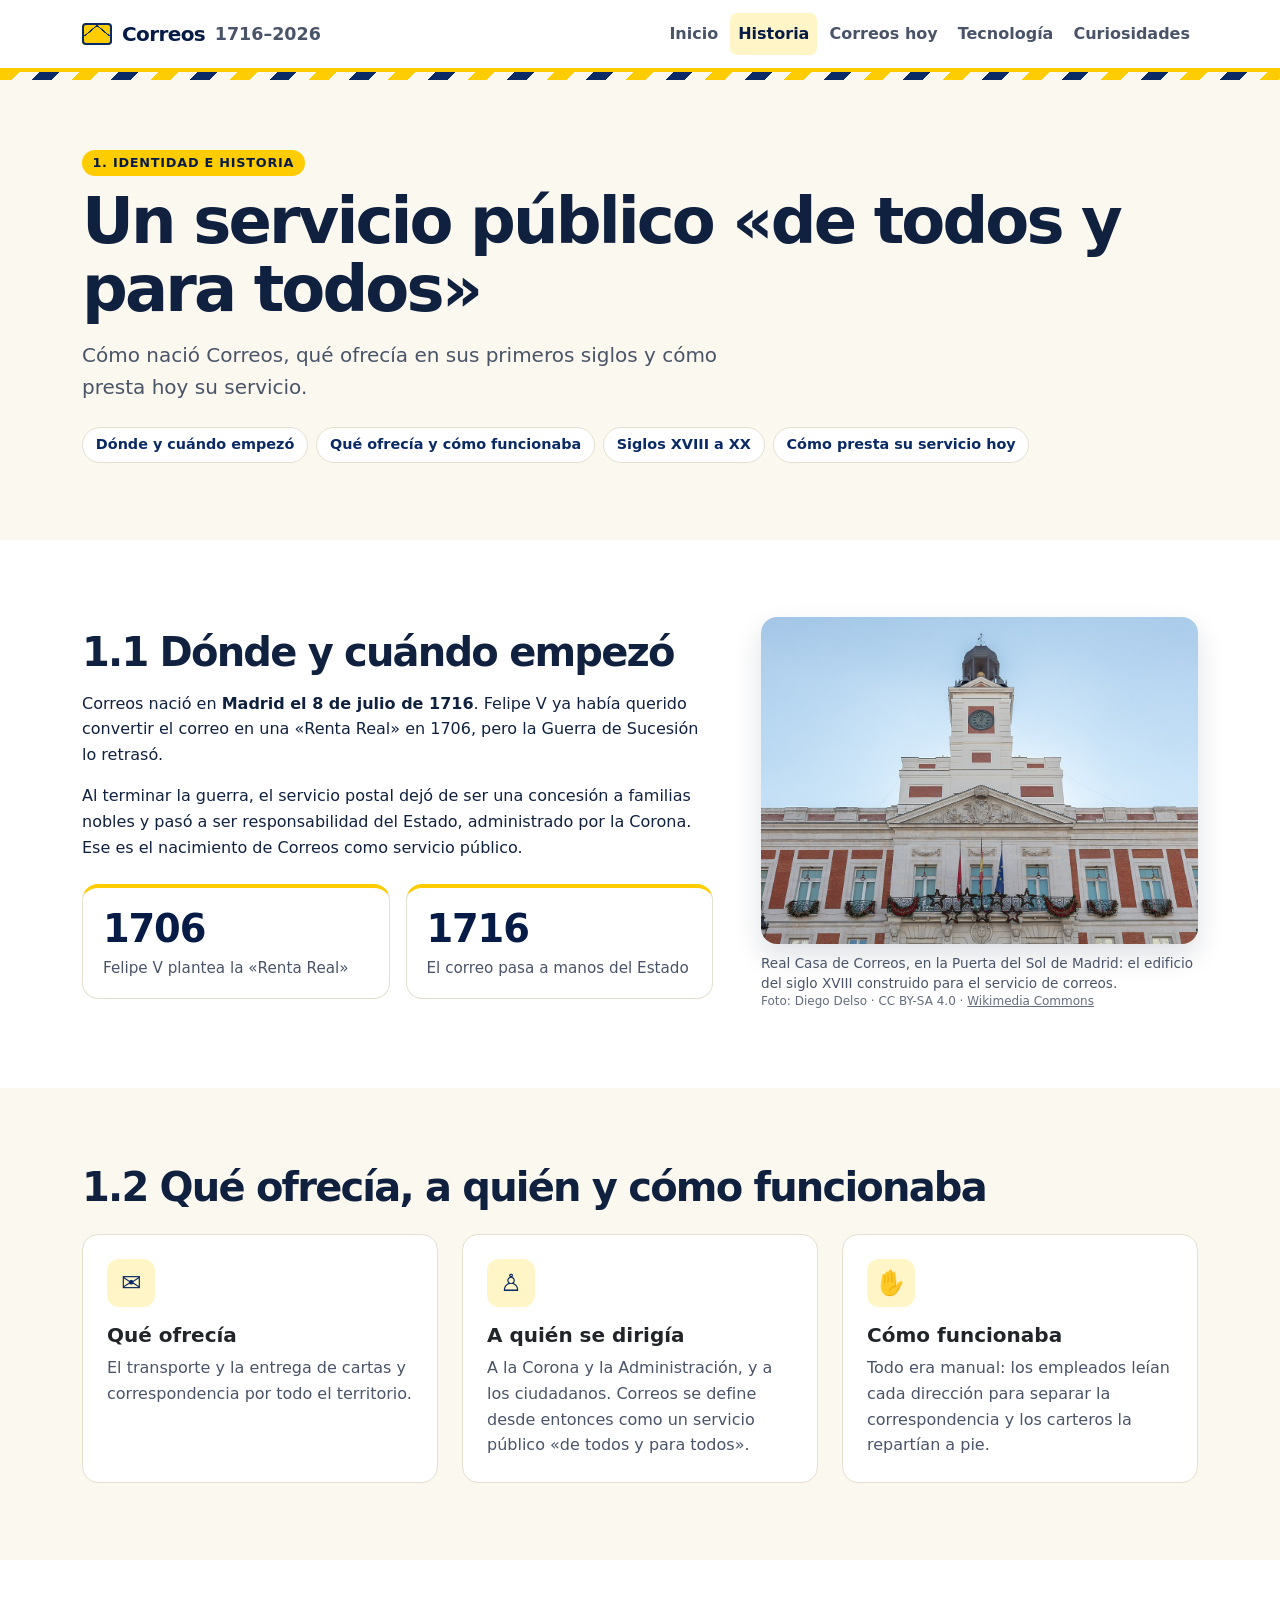
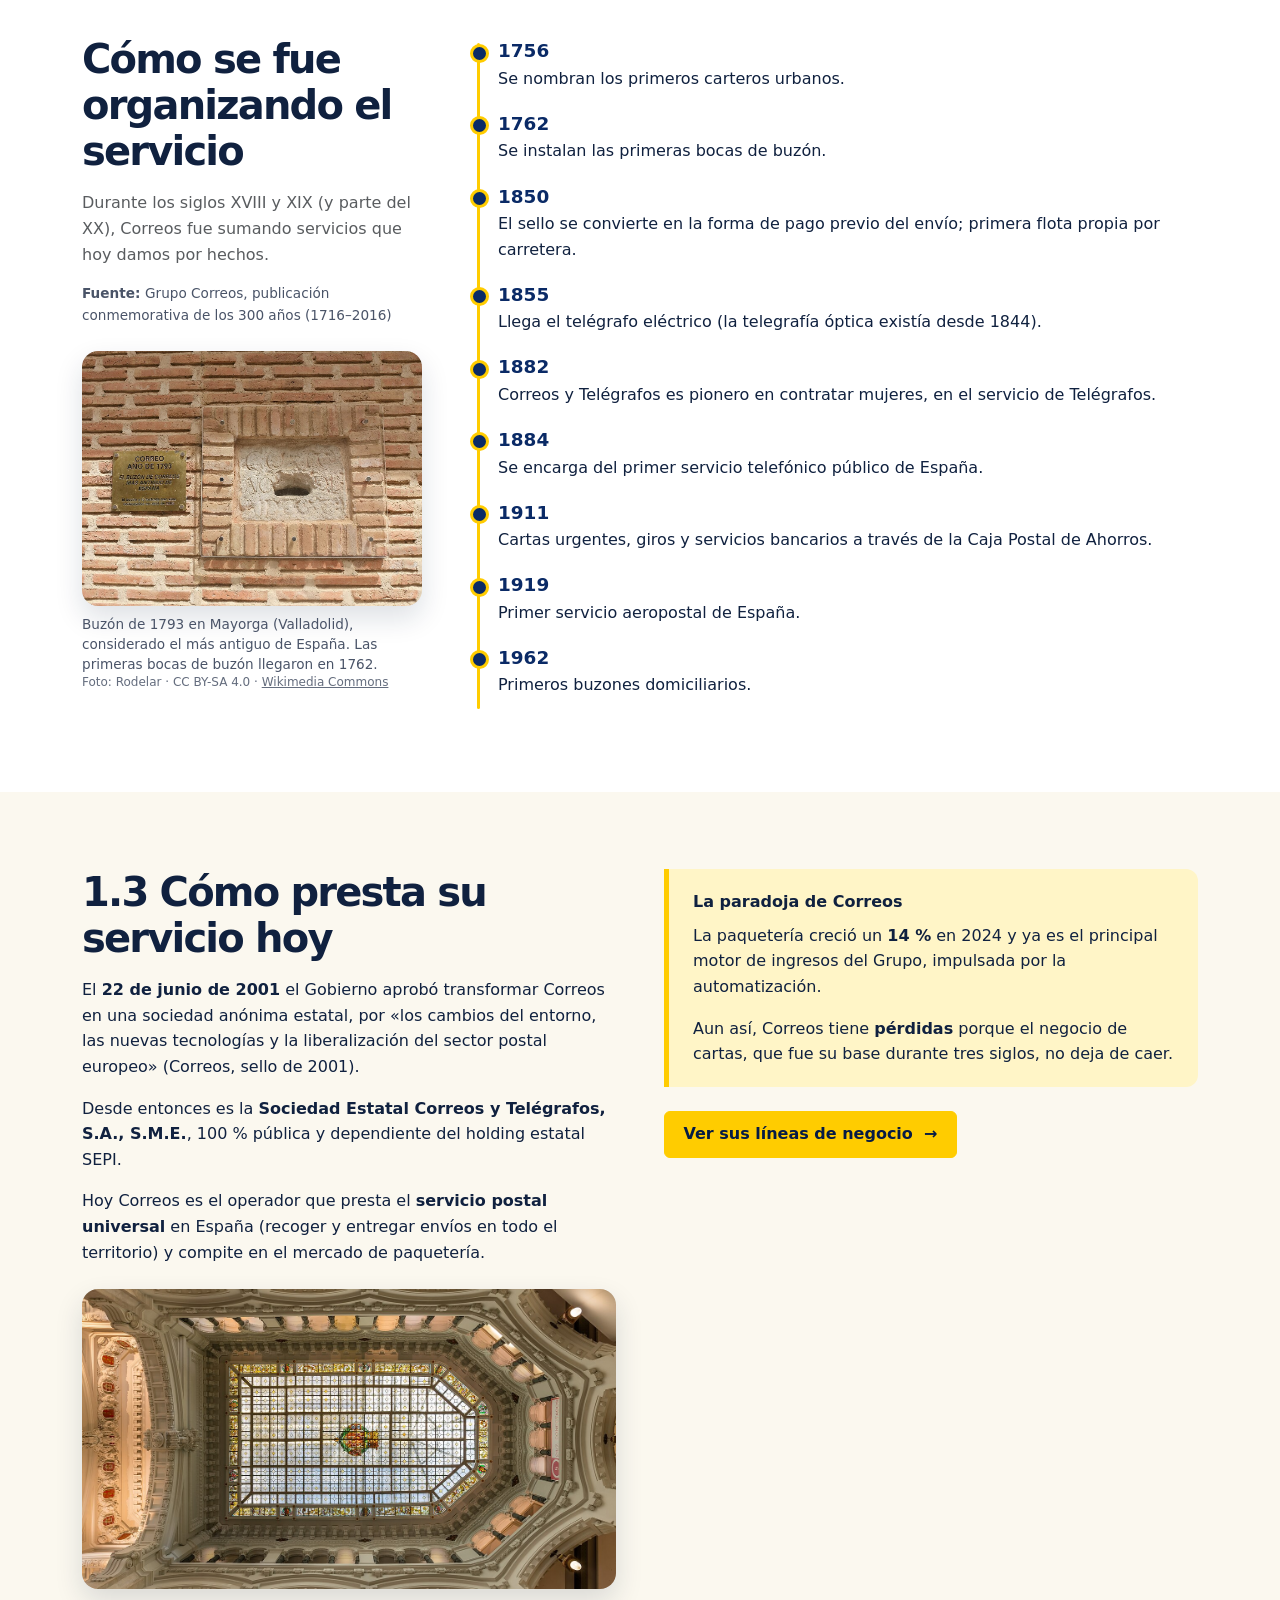
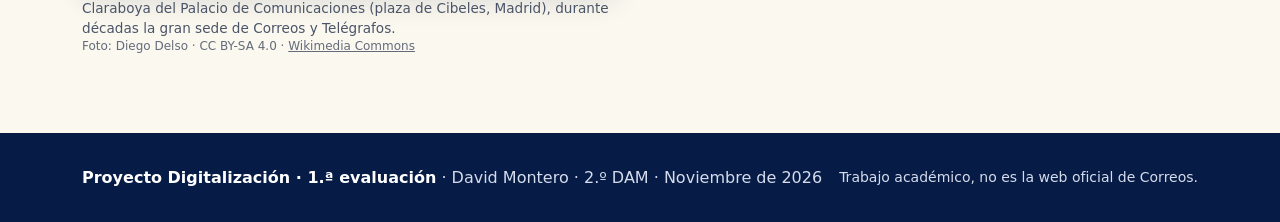
<file: historia.html>
<!doctype html>
<html lang="es">
<head>
  <meta charset="utf-8">
  <meta name="viewport" content="width=device-width, initial-scale=1">
  <meta name="description" content="Identidad e historia de Correos: nacimiento en 1716, primeros servicios y transformación en sociedad anónima estatal.">
  <title>Historia | Correos 1716–2026</title>
  <link href="https://cdn.jsdelivr.net/npm/bootstrap@5.3.9/dist/css/bootstrap.min.css"
        rel="stylesheet" integrity="sha384-yEPZ7jP9S0QKiUQ0m3jjsO4ProIW7wvR9gXkI7JOGa2XVsw53Yke2bsdkBbjmmiX"
        crossorigin="anonymous">
  <link rel="stylesheet" href="css/style.css">
</head>
<body class="d-flex flex-column min-vh-100">
  <a class="visually-hidden-focusable skip-link" href="#contenido">Saltar al contenido</a>

  <nav class="navbar navbar-expand-lg fixed-top site-nav" aria-label="Navegación principal">
    <div class="container">
      <a class="navbar-brand brand" href="index.html">
        <span class="brand-mark" aria-hidden="true"></span> Correos <small>1716–2026</small>
      </a>
      <button class="navbar-toggler" type="button" data-bs-toggle="collapse"
              data-bs-target="#menuPrincipal" aria-controls="menuPrincipal"
              aria-expanded="false" aria-label="Mostrar u ocultar la navegación">
        <span class="navbar-toggler-icon"></span>
      </button>
      <div class="collapse navbar-collapse" id="menuPrincipal">
        <ul class="navbar-nav ms-auto gap-lg-1">
          <li class="nav-item"><a class="nav-link" href="index.html">Inicio</a></li>
          <li class="nav-item"><a class="nav-link active" href="historia.html" aria-current="page">Historia</a></li>
          <li class="nav-item"><a class="nav-link" href="empresa.html">Correos hoy</a></li>
          <li class="nav-item"><a class="nav-link" href="tecnologia.html">Tecnología</a></li>
          <li class="nav-item"><a class="nav-link" href="curiosidades.html">Curiosidades</a></li>
        </ul>
      </div>
    </div>
  </nav>

  <main id="contenido" tabindex="-1">
    <header class="page-intro">
      <div class="container">
        <span class="eyebrow">1. Identidad e historia</span>
        <h1 class="page-title">Un servicio público «de todos y para todos»</h1>
        <p class="intro mb-0">
          Cómo nació Correos, qué ofrecía en sus primeros siglos y cómo presta hoy su servicio.
        </p>
        <ul class="page-toc" aria-label="En esta página">
          <li><a href="#origen">Dónde y cuándo empezó</a></li>
          <li><a href="#funcionamiento">Qué ofrecía y cómo funcionaba</a></li>
          <li><a href="#cronologia">Siglos XVIII a XX</a></li>
          <li><a href="#hoy">Cómo presta su servicio hoy</a></li>
        </ul>
      </div>
    </header>

    <!-- 1.1 -->
    <section id="origen" class="section-space" aria-labelledby="titulo-origen">
      <div class="container">
        <div class="row g-4 g-lg-5 align-items-center">
          <div class="col-lg-7">
            <h2 id="titulo-origen" class="section-title">1.1 Dónde y cuándo empezó</h2>
            <p class="lead-text">
              Correos nació en <strong>Madrid el 8 de julio de 1716</strong>. Felipe V ya había querido
              convertir el correo en una «Renta Real» en 1706, pero la Guerra de Sucesión lo retrasó.
            </p>
            <p class="lead-text mb-0">
              Al terminar la guerra, el servicio postal dejó de ser una concesión a familias nobles
              y pasó a ser responsabilidad del Estado, administrado por la Corona. Ese es el nacimiento
              de Correos como servicio público.
            </p>
            <div class="row row-cols-2 g-3 mt-2">
              <div class="col"><div class="stat"><span class="stat-value">1706</span><span class="stat-label">Felipe V plantea la «Renta Real»</span></div></div>
              <div class="col"><div class="stat"><span class="stat-value">1716</span><span class="stat-label">El correo pasa a manos del Estado</span></div></div>
            </div>
          </div>
          <div class="col-lg-5">
            <figure class="photo">
              <img src="img/real-casa-correos.jpg" width="1280" height="853" loading="lazy"
                   alt="Fachada de la Real Casa de Correos, con su torre del reloj, en la Puerta del Sol de Madrid">
              <figcaption>
                Real Casa de Correos, en la Puerta del Sol de Madrid: el edificio del siglo XVIII construido para el servicio de correos.
                <span class="credit">Foto: Diego Delso · CC BY-SA 4.0 · <a href="https://commons.wikimedia.org/wiki/File:Real_Casa_de_Correos,_Madrid,_España,_2023-01-03,_DD_81.jpg" target="_blank" rel="noopener">Wikimedia Commons</a></span>
              </figcaption>
            </figure>
          </div>
        </div>
      </div>
    </section>

    <!-- 1.2 -->
    <section id="funcionamiento" class="section-space section-alt" aria-labelledby="titulo-funcionamiento">
      <div class="container">
        <h2 id="titulo-funcionamiento" class="section-title mb-4">1.2 Qué ofrecía, a quién y cómo funcionaba</h2>
        <div class="row row-cols-1 row-cols-md-3 g-3 g-lg-4">
          <div class="col">
            <article class="card info-card">
              <div class="card-body p-4">
                <div class="card-icon" aria-hidden="true">✉</div>
                <h3 class="h5 fw-bold">Qué ofrecía</h3>
                <p>El transporte y la entrega de cartas y correspondencia por todo el territorio.</p>
              </div>
            </article>
          </div>
          <div class="col">
            <article class="card info-card">
              <div class="card-body p-4">
                <div class="card-icon" aria-hidden="true">♙</div>
                <h3 class="h5 fw-bold">A quién se dirigía</h3>
                <p>A la Corona y la Administración, y a los ciudadanos. Correos se define desde entonces
                   como un servicio público «de todos y para todos».</p>
              </div>
            </article>
          </div>
          <div class="col">
            <article class="card info-card">
              <div class="card-body p-4">
                <div class="card-icon" aria-hidden="true">✋</div>
                <h3 class="h5 fw-bold">Cómo funcionaba</h3>
                <p>Todo era manual: los empleados leían cada dirección para separar la correspondencia
                   y los carteros la repartían a pie.</p>
              </div>
            </article>
          </div>
        </div>
      </div>
    </section>

    <!-- Cronología -->
    <section id="cronologia" class="section-space" aria-labelledby="titulo-cronologia">
      <div class="container">
        <div class="row g-4 g-lg-5">
          <div class="col-lg-4">
            <h2 id="titulo-cronologia" class="section-title">Cómo se fue organizando el servicio</h2>
            <p class="text-body-secondary">Durante los siglos XVIII y XIX (y parte del XX), Correos fue
               sumando servicios que hoy damos por hechos.</p>
            <p class="source">Grupo Correos, publicación conmemorativa de los 300 años (1716–2016)</p>
            <figure class="photo mt-4">
              <img src="img/buzon-mayorga.jpg" width="1280" height="853" loading="lazy"
                   alt="Boca de buzón de piedra en una pared de ladrillo, junto a una placa que dice Correo año de 1793">
              <figcaption>
                Buzón de 1793 en Mayorga (Valladolid), considerado el más antiguo de España. Las primeras bocas de buzón llegaron en 1762.
                <span class="credit">Foto: Rodelar · CC BY-SA 4.0 · <a href="https://commons.wikimedia.org/wiki/File:Buzón_más_antiguo_de_España,_Mayorga.jpg" target="_blank" rel="noopener">Wikimedia Commons</a></span>
              </figcaption>
            </figure>
          </div>
          <div class="col-lg-8">
            <ol class="timeline">
              <li><span class="year">1756</span>Se nombran los primeros carteros urbanos.</li>
              <li><span class="year">1762</span>Se instalan las primeras bocas de buzón.</li>
              <li><span class="year">1850</span>El sello se convierte en la forma de pago previo del envío; primera flota propia por carretera.</li>
              <li><span class="year">1855</span>Llega el telégrafo eléctrico (la telegrafía óptica existía desde 1844).</li>
              <li><span class="year">1882</span>Correos y Telégrafos es pionero en contratar mujeres, en el servicio de Telégrafos.</li>
              <li><span class="year">1884</span>Se encarga del primer servicio telefónico público de España.</li>
              <li><span class="year">1911</span>Cartas urgentes, giros y servicios bancarios a través de la Caja Postal de Ahorros.</li>
              <li><span class="year">1919</span>Primer servicio aeropostal de España.</li>
              <li><span class="year">1962</span>Primeros buzones domiciliarios.</li>
            </ol>
          </div>
        </div>
      </div>
    </section>

    <!-- 1.3 -->
    <section id="hoy" class="section-space section-alt" aria-labelledby="titulo-hoy">
      <div class="container">
        <div class="row g-4 g-lg-5">
          <div class="col-lg-6">
            <h2 id="titulo-hoy" class="section-title">1.3 Cómo presta su servicio hoy</h2>
            <p>
              El <strong>22 de junio de 2001</strong> el Gobierno aprobó transformar Correos en una sociedad
              anónima estatal, por «los cambios del entorno, las nuevas tecnologías y la liberalización
              del sector postal europeo» (Correos, sello de 2001).
            </p>
            <p>
              Desde entonces es la <strong>Sociedad Estatal Correos y Telégrafos, S.A., S.M.E.</strong>,
              100&nbsp;% pública y dependiente del holding estatal SEPI.
            </p>
            <p class="mb-0">
              Hoy Correos es el operador que presta el <strong>servicio postal universal</strong> en España
              (recoger y entregar envíos en todo el territorio) y compite en el mercado de paquetería.
            </p>
            <figure class="photo photo-wide mt-4">
              <img src="img/palacio-comunicaciones.jpg" width="1280" height="780" loading="lazy"
                   alt="Claraboya de vidrieras en el techo del Palacio de Comunicaciones de Madrid">
              <figcaption>
                Claraboya del Palacio de Comunicaciones (plaza de Cibeles, Madrid), durante décadas la gran sede de Correos y Telégrafos.
                <span class="credit">Foto: Diego Delso · CC BY-SA 4.0 · <a href="https://commons.wikimedia.org/wiki/File:Palacio_de_Comunicaciones,_Plaza_de_Cibeles,_Madrid,_España,_2017-05-18,_DD_32-34_HDR.jpg" target="_blank" rel="noopener">Wikimedia Commons</a></span>
              </figcaption>
            </figure>
          </div>
          <div class="col-lg-6">
            <div class="callout">
              <p class="fw-bold mb-2">La paradoja de Correos</p>
              <p>La paquetería creció un <strong>14&nbsp;%</strong> en 2024 y ya es el principal motor de
                 ingresos del Grupo, impulsada por la automatización.</p>
              <p>Aun así, Correos tiene <strong>pérdidas</strong> porque el negocio de cartas, que fue su base
                 durante tres siglos, no deja de caer.</p>
            </div>
            <a class="btn btn-accent mt-4" href="empresa.html">
              Ver sus líneas de negocio <span aria-hidden="true">→</span>
            </a>
          </div>
        </div>
      </div>
    </section>
  </main>

  <footer class="site-footer mt-auto">
    <div class="container d-flex flex-wrap align-items-center justify-content-between gap-2">
      <span><strong>Proyecto Digitalización · 1.ª evaluación</strong> · David Montero · 2.º DAM · Noviembre de 2026</span>
      <small>Trabajo académico, no es la web oficial de Correos.</small>
    </div>
  </footer>

  <script src="https://cdn.jsdelivr.net/npm/bootstrap@5.3.9/dist/js/bootstrap.bundle.min.js"
          integrity="sha384-WyOxWvTyr1QaMPfiPJSv76iReVthorl5uWlFtZPyK0IEB0hGzo9y5Bp9mYanr8Bu"
          crossorigin="anonymous"></script>
</body>
</html>
</file>
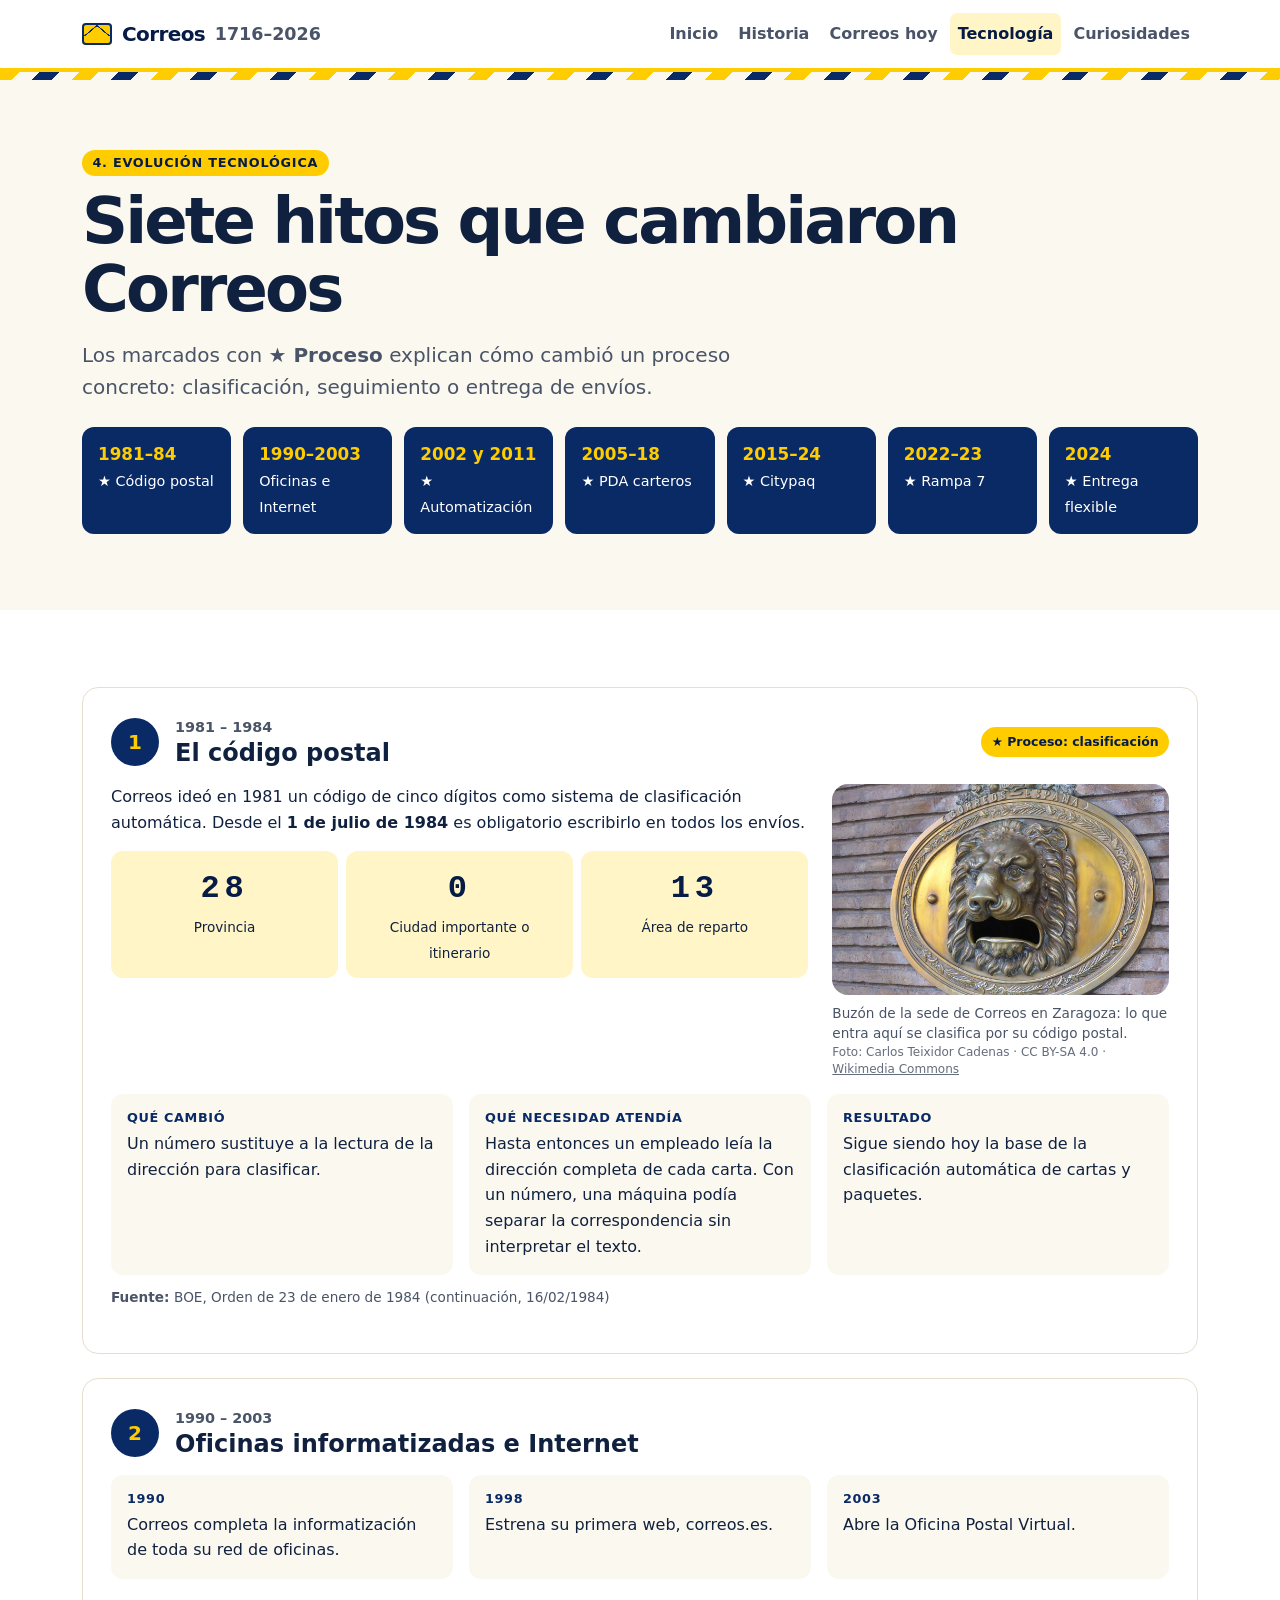
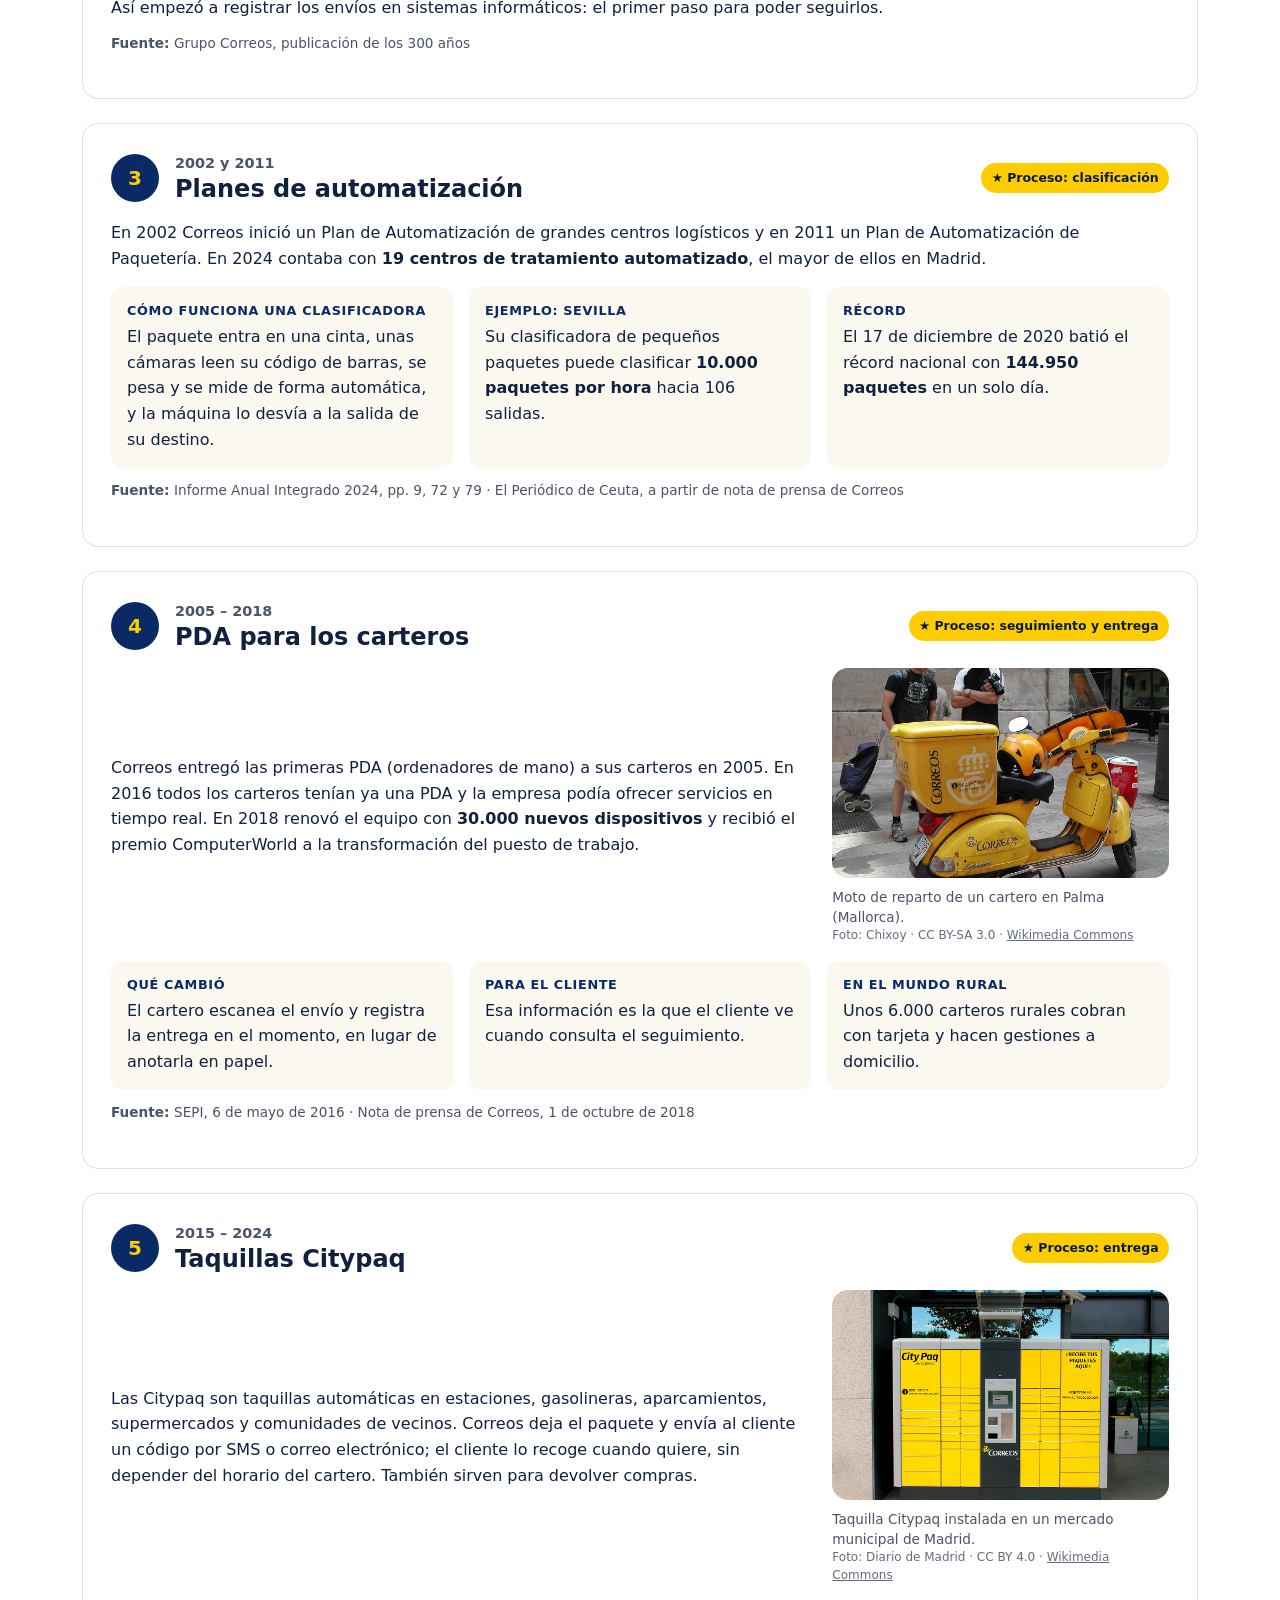
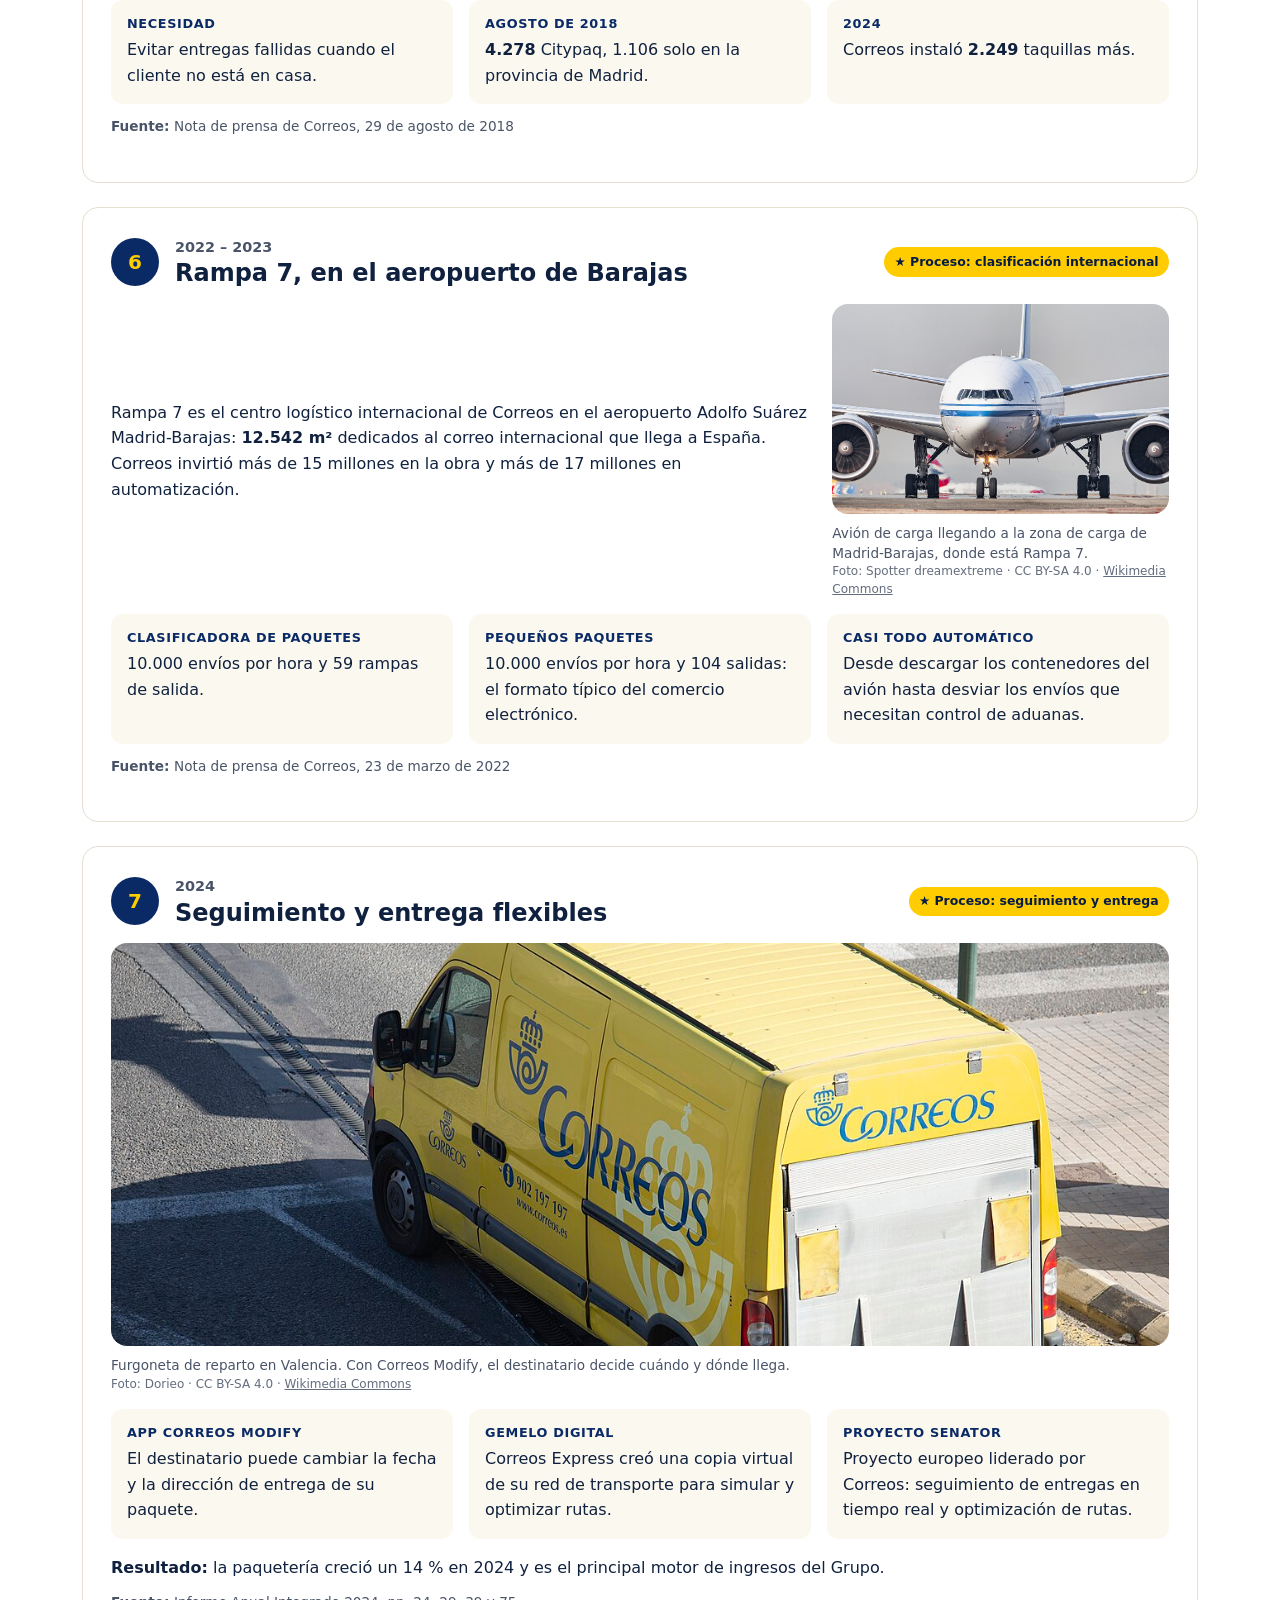
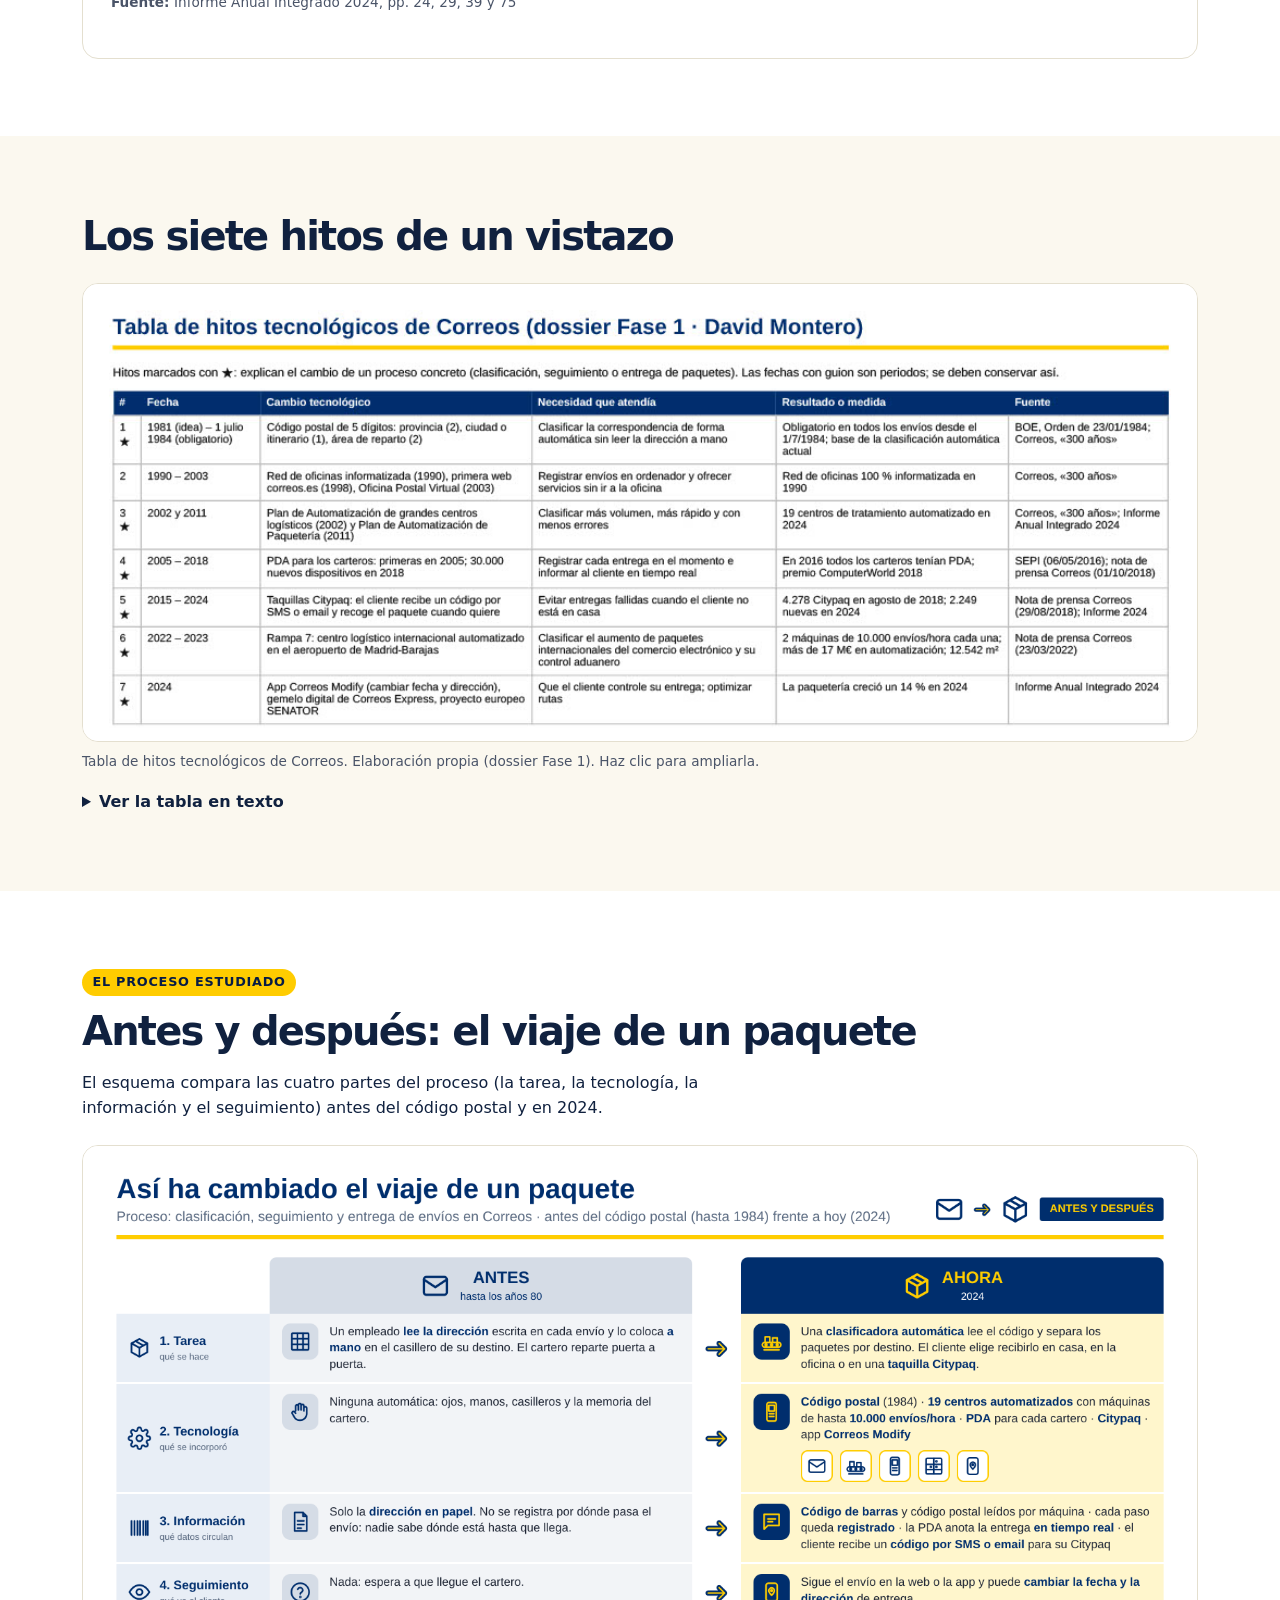
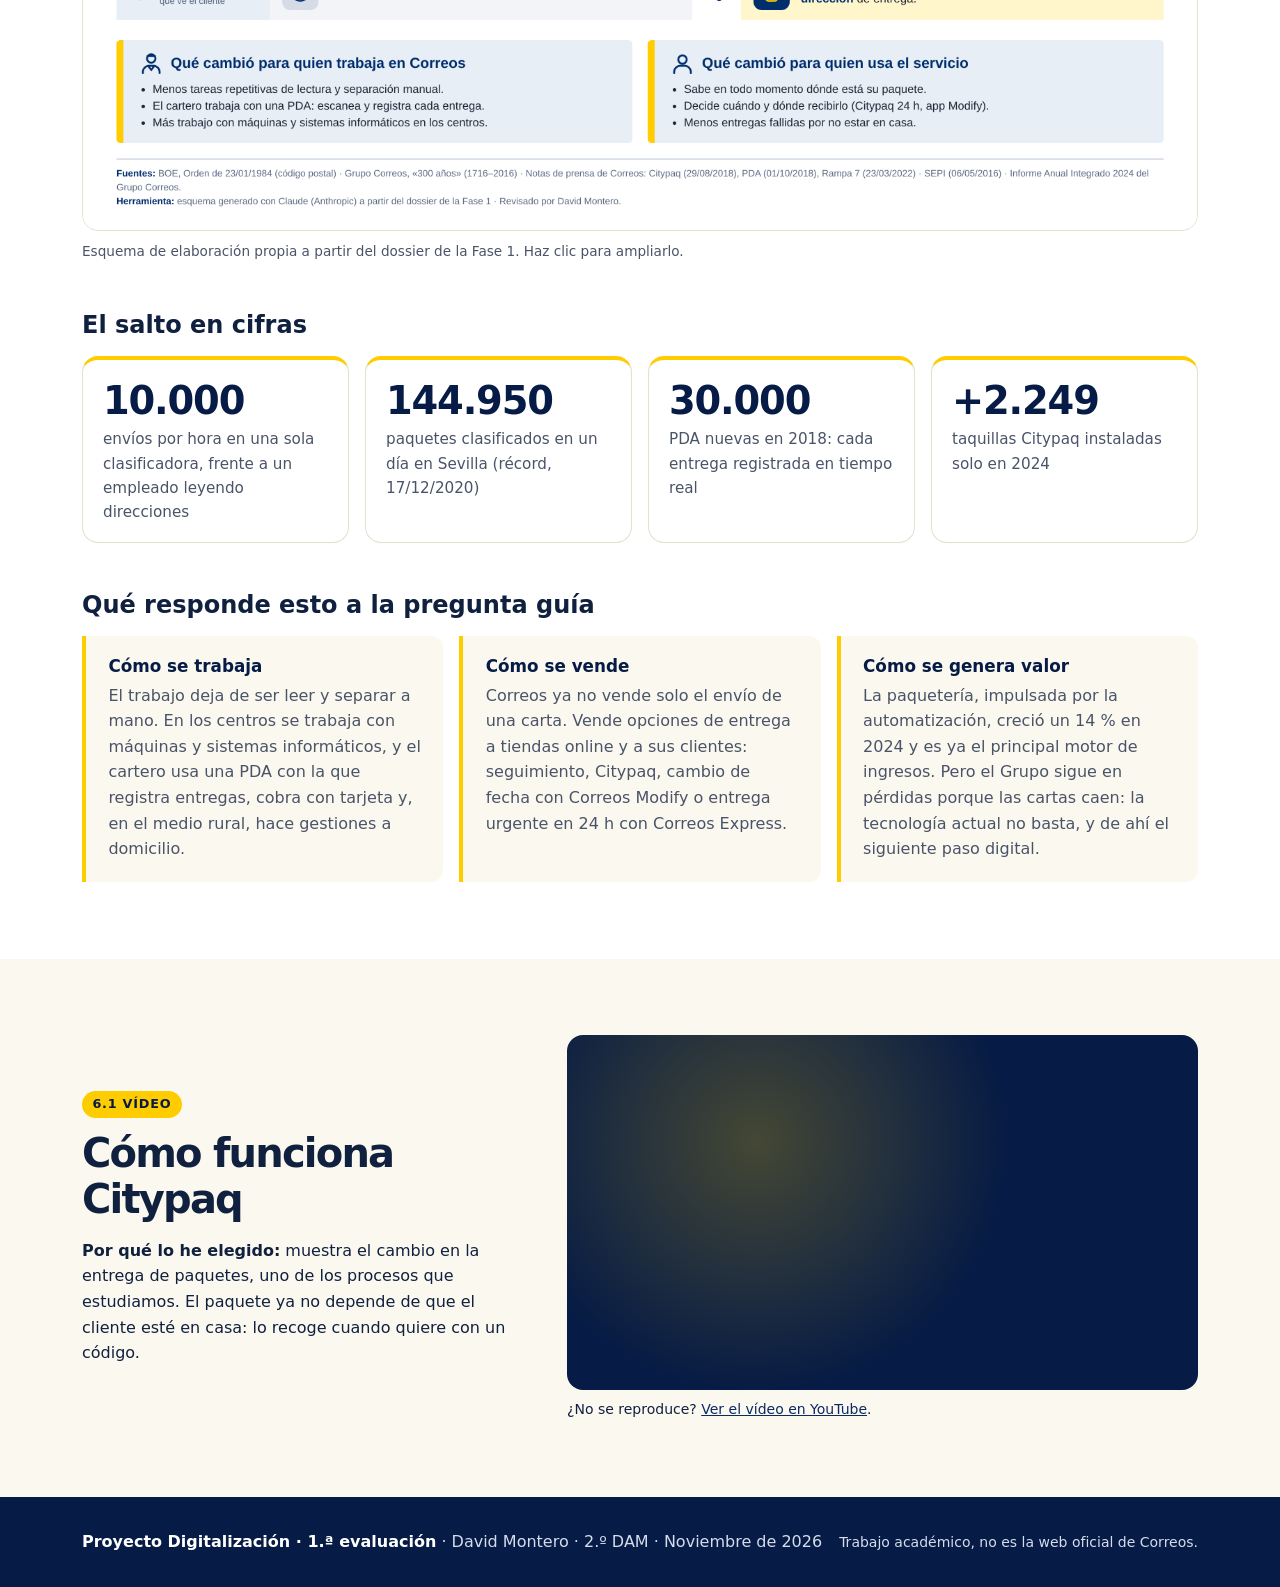
<file: tecnologia.html>
<!doctype html>
<html lang="es">
<head>
  <meta charset="utf-8">
  <meta name="viewport" content="width=device-width, initial-scale=1">
  <meta name="description" content="Siete hitos de la evolución tecnológica de Correos: del código postal de 1984 a la app Correos Modify.">
  <title>Tecnología | Correos 1716–2026</title>
  <link href="https://cdn.jsdelivr.net/npm/bootstrap@5.3.9/dist/css/bootstrap.min.css"
        rel="stylesheet" integrity="sha384-yEPZ7jP9S0QKiUQ0m3jjsO4ProIW7wvR9gXkI7JOGa2XVsw53Yke2bsdkBbjmmiX"
        crossorigin="anonymous">
  <link rel="stylesheet" href="css/style.css">
</head>
<body class="d-flex flex-column min-vh-100">
  <a class="visually-hidden-focusable skip-link" href="#contenido">Saltar al contenido</a>

  <nav class="navbar navbar-expand-lg fixed-top site-nav" aria-label="Navegación principal">
    <div class="container">
      <a class="navbar-brand brand" href="index.html">
        <span class="brand-mark" aria-hidden="true"></span> Correos <small>1716–2026</small>
      </a>
      <button class="navbar-toggler" type="button" data-bs-toggle="collapse"
              data-bs-target="#menuPrincipal" aria-controls="menuPrincipal"
              aria-expanded="false" aria-label="Mostrar u ocultar la navegación">
        <span class="navbar-toggler-icon"></span>
      </button>
      <div class="collapse navbar-collapse" id="menuPrincipal">
        <ul class="navbar-nav ms-auto gap-lg-1">
          <li class="nav-item"><a class="nav-link" href="index.html">Inicio</a></li>
          <li class="nav-item"><a class="nav-link" href="historia.html">Historia</a></li>
          <li class="nav-item"><a class="nav-link" href="empresa.html">Correos hoy</a></li>
          <li class="nav-item"><a class="nav-link active" href="tecnologia.html" aria-current="page">Tecnología</a></li>
          <li class="nav-item"><a class="nav-link" href="curiosidades.html">Curiosidades</a></li>
        </ul>
      </div>
    </div>
  </nav>

  <main id="contenido" tabindex="-1">
    <header class="page-intro">
      <div class="container">
        <span class="eyebrow">4. Evolución tecnológica</span>
        <h1 class="page-title">Siete hitos que cambiaron Correos</h1>
        <p class="intro">
          Los marcados con <strong>★ Proceso</strong> explican cómo cambió un proceso concreto:
          clasificación, seguimiento o entrega de envíos.
        </p>
        <!-- Línea del tiempo: cada bloque salta a su hito. -->
        <ol class="mini-timeline mt-4" aria-label="Línea del tiempo de los hitos">
          <li><a href="#hito-1"><strong>1981–84</strong><span>★ Código postal</span></a></li>
          <li><a href="#hito-2"><strong>1990–2003</strong><span>Oficinas e Internet</span></a></li>
          <li><a href="#hito-3"><strong>2002 y 2011</strong><span>★ Automatización</span></a></li>
          <li><a href="#hito-4"><strong>2005–18</strong><span>★ PDA carteros</span></a></li>
          <li><a href="#hito-5"><strong>2015–24</strong><span>★ Citypaq</span></a></li>
          <li><a href="#hito-6"><strong>2022–23</strong><span>★ Rampa 7</span></a></li>
          <li><a href="#hito-7"><strong>2024</strong><span>★ Entrega flexible</span></a></li>
        </ol>
      </div>
    </header>

    <section class="section-space" aria-labelledby="titulo-hitos">
      <div class="container">
        <h2 id="titulo-hitos" class="visually-hidden">Hitos</h2>

        <!-- Hito 1 -->
        <article id="hito-1" class="milestone">
          <div class="milestone-head">
            <span class="milestone-number" aria-hidden="true">1</span>
            <div>
              <span class="milestone-date">1981 – 1984</span>
              <h3>El código postal</h3>
            </div>
            <span class="badge-process">★ Proceso: clasificación</span>
          </div>
          <div class="row g-4 mb-3">
            <div class="col-lg-8">
              <p>Correos ideó en 1981 un código de cinco dígitos como sistema de clasificación automática.
                 Desde el <strong>1 de julio de 1984</strong> es obligatorio escribirlo en todos los envíos.</p>
              <div class="postcode" aria-label="Ejemplo de código postal 28013 dividido en partes">
                <div class="postcode-part"><strong>28</strong><span>Provincia</span></div>
                <div class="postcode-part"><strong>0</strong><span>Ciudad importante o itinerario</span></div>
                <div class="postcode-part"><strong>13</strong><span>Área de reparto</span></div>
              </div>
            </div>
            <div class="col-lg-4">
              <figure class="photo">
                <img src="img/buzon-zaragoza.jpg" width="1280" height="960" loading="lazy"
                     alt="Buzón de bronce con forma de cabeza de león y la inscripción Correos España">
                <figcaption>
                  Buzón de la sede de Correos en Zaragoza: lo que entra aquí se clasifica por su código postal.
                  <span class="credit">Foto: Carlos Teixidor Cadenas · CC BY-SA 4.0 · <a href="https://commons.wikimedia.org/wiki/File:Buzón_de_Correos_en_Zaragoza,_España,_Spain.jpg" target="_blank" rel="noopener">Wikimedia Commons</a></span>
                </figcaption>
              </figure>
            </div>
          </div>
          <div class="milestone-grid">
            <div><h4>Qué cambió</h4><p>Un número sustituye a la lectura de la dirección para clasificar.</p></div>
            <div><h4>Qué necesidad atendía</h4><p>Hasta entonces un empleado leía la dirección completa de cada carta. Con un número, una máquina podía separar la correspondencia sin interpretar el texto.</p></div>
            <div><h4>Resultado</h4><p>Sigue siendo hoy la base de la clasificación automática de cartas y paquetes.</p></div>
          </div>
          <p class="source">BOE, Orden de 23 de enero de 1984 (continuación, 16/02/1984)</p>
        </article>

        <!-- Hito 2 -->
        <article id="hito-2" class="milestone">
          <div class="milestone-head">
            <span class="milestone-number" aria-hidden="true">2</span>
            <div>
              <span class="milestone-date">1990 – 2003</span>
              <h3>Oficinas informatizadas e Internet</h3>
            </div>
          </div>
          <div class="milestone-grid">
            <div><h4>1990</h4><p>Correos completa la informatización de toda su red de oficinas.</p></div>
            <div><h4>1998</h4><p>Estrena su primera web, correos.es.</p></div>
            <div><h4>2003</h4><p>Abre la Oficina Postal Virtual.</p></div>
          </div>
          <p class="mt-3 mb-0">Así empezó a registrar los envíos en sistemas informáticos: el primer paso para poder seguirlos.</p>
          <p class="source">Grupo Correos, publicación de los 300 años</p>
        </article>

        <!-- Hito 3 -->
        <article id="hito-3" class="milestone">
          <div class="milestone-head">
            <span class="milestone-number" aria-hidden="true">3</span>
            <div>
              <span class="milestone-date">2002 y 2011</span>
              <h3>Planes de automatización</h3>
            </div>
            <span class="badge-process">★ Proceso: clasificación</span>
          </div>
          <p>En 2002 Correos inició un Plan de Automatización de grandes centros logísticos y en 2011 un Plan de
             Automatización de Paquetería. En 2024 contaba con <strong>19 centros de tratamiento automatizado</strong>,
             el mayor de ellos en Madrid.</p>
          <div class="milestone-grid">
            <div><h4>Cómo funciona una clasificadora</h4><p>El paquete entra en una cinta, unas cámaras leen su código de barras, se pesa y se mide de forma automática, y la máquina lo desvía a la salida de su destino.</p></div>
            <div><h4>Ejemplo: Sevilla</h4><p>Su clasificadora de pequeños paquetes puede clasificar <strong>10.000 paquetes por hora</strong> hacia 106 salidas.</p></div>
            <div><h4>Récord</h4><p>El 17 de diciembre de 2020 batió el récord nacional con <strong>144.950 paquetes</strong> en un solo día.</p></div>
          </div>
          <p class="source">Informe Anual Integrado 2024, pp. 9, 72 y 79 · El Periódico de Ceuta, a partir de nota de prensa de Correos</p>
        </article>

        <!-- Hito 4 -->
        <article id="hito-4" class="milestone">
          <div class="milestone-head">
            <span class="milestone-number" aria-hidden="true">4</span>
            <div>
              <span class="milestone-date">2005 – 2018</span>
              <h3>PDA para los carteros</h3>
            </div>
            <span class="badge-process">★ Proceso: seguimiento y entrega</span>
          </div>
          <div class="row g-4 mb-3 align-items-center">
            <div class="col-lg-8">
              <p class="mb-0">Correos entregó las primeras PDA (ordenadores de mano) a sus carteros en 2005. En 2016 todos los carteros
                 tenían ya una PDA y la empresa podía ofrecer servicios en tiempo real. En 2018 renovó el equipo con
                 <strong>30.000 nuevos dispositivos</strong> y recibió el premio ComputerWorld a la transformación del puesto de trabajo.</p>
            </div>
            <div class="col-lg-4">
              <figure class="photo">
                <img src="img/vespa-cartero.jpg" width="1280" height="1064" loading="lazy"
                     alt="Moto amarilla de reparto de Correos con su caja portapaquetes, aparcada en una calle">
                <figcaption>
                  Moto de reparto de un cartero en Palma (Mallorca).
                  <span class="credit">Foto: Chixoy · CC BY-SA 3.0 · <a href="https://commons.wikimedia.org/wiki/File:Vespa_de_Correus.JPG" target="_blank" rel="noopener">Wikimedia Commons</a></span>
                </figcaption>
              </figure>
            </div>
          </div>
          <div class="milestone-grid">
            <div><h4>Qué cambió</h4><p>El cartero escanea el envío y registra la entrega en el momento, en lugar de anotarla en papel.</p></div>
            <div><h4>Para el cliente</h4><p>Esa información es la que el cliente ve cuando consulta el seguimiento.</p></div>
            <div><h4>En el mundo rural</h4><p>Unos 6.000 carteros rurales cobran con tarjeta y hacen gestiones a domicilio.</p></div>
          </div>
          <p class="source">SEPI, 6 de mayo de 2016 · Nota de prensa de Correos, 1 de octubre de 2018</p>
        </article>

        <!-- Hito 5 -->
        <article id="hito-5" class="milestone">
          <div class="milestone-head">
            <span class="milestone-number" aria-hidden="true">5</span>
            <div>
              <span class="milestone-date">2015 – 2024</span>
              <h3>Taquillas Citypaq</h3>
            </div>
            <span class="badge-process">★ Proceso: entrega</span>
          </div>
          <div class="row g-4 mb-3 align-items-center">
            <div class="col-lg-8">
              <p class="mb-0">Las Citypaq son taquillas automáticas en estaciones, gasolineras, aparcamientos, supermercados y comunidades
                 de vecinos. Correos deja el paquete y envía al cliente un código por SMS o correo electrónico; el cliente lo
                 recoge cuando quiere, sin depender del horario del cartero. También sirven para devolver compras.</p>
            </div>
            <div class="col-lg-4">
              <figure class="photo">
                <img src="img/taquillas-mercados-madrid.jpg" width="1280" height="985" loading="lazy"
                     alt="Taquilla amarilla Citypaq de Correos con pantalla táctil y el texto Recibe tus paquetes aquí">
                <figcaption>
                  Taquilla Citypaq instalada en un mercado municipal de Madrid.
                  <span class="credit">Foto: Diario de Madrid · CC BY 4.0 · <a href="https://commons.wikimedia.org/wiki/File:Cajeros_automáticos_de_paquetería_en_los_mercados_de_Madrid_(01).jpg" target="_blank" rel="noopener">Wikimedia Commons</a></span>
                </figcaption>
              </figure>
            </div>
          </div>
          <div class="milestone-grid">
            <div><h4>Necesidad</h4><p>Evitar entregas fallidas cuando el cliente no está en casa.</p></div>
            <div><h4>Agosto de 2018</h4><p><strong>4.278</strong> Citypaq, 1.106 solo en la provincia de Madrid.</p></div>
            <div><h4>2024</h4><p>Correos instaló <strong>2.249</strong> taquillas más.</p></div>
          </div>
          <p class="source">Nota de prensa de Correos, 29 de agosto de 2018</p>
        </article>

        <!-- Hito 6 -->
        <article id="hito-6" class="milestone">
          <div class="milestone-head">
            <span class="milestone-number" aria-hidden="true">6</span>
            <div>
              <span class="milestone-date">2022 – 2023</span>
              <h3>Rampa 7, en el aeropuerto de Barajas</h3>
            </div>
            <span class="badge-process">★ Proceso: clasificación internacional</span>
          </div>
          <div class="row g-4 mb-3 align-items-center">
            <div class="col-lg-8">
              <p class="mb-0">Rampa 7 es el centro logístico internacional de Correos en el aeropuerto Adolfo Suárez Madrid-Barajas:
                 <strong>12.542 m²</strong> dedicados al correo internacional que llega a España. Correos invirtió más de
                 15 millones en la obra y más de 17 millones en automatización.</p>
            </div>
            <div class="col-lg-4">
              <figure class="photo">
                <img src="img/avion-carga-barajas.jpg" width="1280" height="633" loading="lazy"
                     alt="Avión de carga de frente rodando por la pista del aeropuerto">
                <figcaption>
                  Avión de carga llegando a la zona de carga de Madrid-Barajas, donde está Rampa 7.
                  <span class="credit">Foto: Spotter dreamextreme · CC BY-SA 4.0 · <a href="https://commons.wikimedia.org/wiki/File:Avión_de_Air_China_Cargo_en_Aeropuerto_Internacional_Madrid-Barajas_Adolfo_Suárez.jpg" target="_blank" rel="noopener">Wikimedia Commons</a></span>
                </figcaption>
              </figure>
            </div>
          </div>
          <div class="milestone-grid">
            <div><h4>Clasificadora de paquetes</h4><p>10.000 envíos por hora y 59 rampas de salida.</p></div>
            <div><h4>Pequeños paquetes</h4><p>10.000 envíos por hora y 104 salidas: el formato típico del comercio electrónico.</p></div>
            <div><h4>Casi todo automático</h4><p>Desde descargar los contenedores del avión hasta desviar los envíos que necesitan control de aduanas.</p></div>
          </div>
          <p class="source">Nota de prensa de Correos, 23 de marzo de 2022</p>
        </article>

        <!-- Hito 7 -->
        <article id="hito-7" class="milestone">
          <div class="milestone-head">
            <span class="milestone-number" aria-hidden="true">7</span>
            <div>
              <span class="milestone-date">2024</span>
              <h3>Seguimiento y entrega flexibles</h3>
            </div>
            <span class="badge-process">★ Proceso: seguimiento y entrega</span>
          </div>
          <figure class="photo photo-wide mb-3">
            <img src="img/furgoneta-valencia.jpg" width="1280" height="853" loading="lazy"
                 alt="Furgoneta amarilla de Correos vista desde arriba, aparcada junto a un paso de peatones"
                 style="aspect-ratio: 21 / 8">
            <figcaption>
              Furgoneta de reparto en Valencia. Con Correos Modify, el destinatario decide cuándo y dónde llega.
              <span class="credit">Foto: Dorieo · CC BY-SA 4.0 · <a href="https://commons.wikimedia.org/wiki/File:Furgoneta_de_Correos_en_Valencia.jpg" target="_blank" rel="noopener">Wikimedia Commons</a></span>
            </figcaption>
          </figure>
          <div class="milestone-grid">
            <div><h4>App Correos Modify</h4><p>El destinatario puede cambiar la fecha y la dirección de entrega de su paquete.</p></div>
            <div><h4>Gemelo digital</h4><p>Correos Express creó una copia virtual de su red de transporte para simular y optimizar rutas.</p></div>
            <div><h4>Proyecto SENATOR</h4><p>Proyecto europeo liderado por Correos: seguimiento de entregas en tiempo real y optimización de rutas.</p></div>
          </div>
          <p class="mt-3 mb-0"><strong>Resultado:</strong> la paquetería creció un 14&nbsp;% en 2024 y es el principal motor de ingresos del Grupo.</p>
          <p class="source">Informe Anual Integrado 2024, pp. 24, 29, 39 y 75</p>
        </article>
      </div>
    </section>

    <!-- Tabla resumen -->
    <section id="tabla-hitos" class="section-space section-alt" aria-labelledby="titulo-resumen-hitos">
      <div class="container">
        <h2 id="titulo-resumen-hitos" class="section-title mb-4">Los siete hitos de un vistazo</h2>
        <figure class="diagram diagram-crop">
          <a href="img/TablaHitosCorreos.jpg" target="_blank" rel="noopener" aria-label="Abrir la tabla de hitos a tamaño completo">
            <img src="img/TablaHitosCorreos.jpg" width="1024" height="725" loading="lazy"
                 alt="Tabla de hitos tecnológicos de Correos con la fecha, el cambio, la necesidad, el resultado y la fuente de cada uno de los siete hitos">
          </a>
          <figcaption>Tabla de hitos tecnológicos de Correos. Elaboración propia (dossier Fase 1). Haz clic para ampliarla.</figcaption>
        </figure>
        <details class="mt-3">
          <summary class="fw-semibold">Ver la tabla en texto</summary>
          <div class="mt-3">
        <div class="table-wrap table-responsive">
          <table class="table data-table">
            <thead>
              <tr><th scope="col">#</th><th scope="col">Fecha</th><th scope="col">Cambio</th><th scope="col">Necesidad</th><th scope="col">Resultado o medida</th><th scope="col">Fuente</th></tr>
            </thead>
            <tbody>
              <tr><th scope="row">1 ★</th><td>1981–1984</td><td>Código postal de 5 dígitos</td><td>Clasificar cartas de forma automática</td><td>Obligatorio desde el 1/7/1984</td><td>BOE 1984</td></tr>
              <tr><th scope="row">2</th><td>1990–2003</td><td>Oficinas informatizadas, web (1998) y Oficina Postal Virtual (2003)</td><td>Registrar envíos en ordenador y ofrecer servicios online</td><td>Red de oficinas 100&nbsp;% informatizada en 1990</td><td>Correos 300 años</td></tr>
              <tr><th scope="row">3 ★</th><td>2002 y 2011</td><td>Planes de automatización de centros logísticos y de paquetería</td><td>Clasificar más volumen, más rápido y con menos errores</td><td>19 centros automatizados en 2024</td><td>Informe 2024</td></tr>
              <tr><th scope="row">4 ★</th><td>2005–2018</td><td>PDA para los carteros</td><td>Registrar cada entrega en el momento</td><td>30.000 nuevas PDA en 2018</td><td>Nota de prensa 2018</td></tr>
              <tr><th scope="row">5 ★</th><td>2015–2024</td><td>Taquillas Citypaq</td><td>Evitar entregas fallidas</td><td>4.278 en 2018; +2.249 en 2024</td><td>Nota de prensa 2018</td></tr>
              <tr><th scope="row">6 ★</th><td>2022–2023</td><td>Rampa 7, centro internacional automatizado en Barajas</td><td>Clasificar paquetes internacionales y su control aduanero</td><td>2 máquinas de 10.000 envíos/hora</td><td>Nota de prensa 2022</td></tr>
              <tr><th scope="row">7 ★</th><td>2024</td><td>App Correos Modify, gemelo digital y proyecto SENATOR</td><td>Que el cliente controle su entrega y optimizar rutas</td><td>Paquetería +14&nbsp;% en 2024</td><td>Informe 2024</td></tr>
            </tbody>
          </table>
        </div>
          </div>
        </details>
      </div>
    </section>

    <!-- Antes y después -->
    <section id="antes-despues" class="section-space" aria-labelledby="titulo-antes-despues">
      <div class="container">
        <span class="eyebrow">El proceso estudiado</span>
        <h2 id="titulo-antes-despues" class="section-title">Antes y después: el viaje de un paquete</h2>
        <p class="lead-text mb-4">El esquema compara las cuatro partes del proceso (la tarea, la tecnología, la información
           y el seguimiento) antes del código postal y en 2024.</p>
        <figure class="diagram">
          <a href="img/antes_despues.png" target="_blank" rel="noopener" aria-label="Abrir el esquema del antes y después a tamaño completo">
            <img src="img/antes_despues.png" width="3200" height="1966" loading="lazy"
                 alt="Esquema Así ha cambiado el viaje de un paquete. Antes: un empleado lee la dirección y clasifica a mano, sin tecnología, solo con la dirección en papel y sin seguimiento. Ahora: clasificadora automática, código postal, centros automatizados, PDA, Citypaq y app Correos Modify, código de barras registrado en cada paso y seguimiento en la web o la app">
          </a>
          <figcaption>Esquema de elaboración propia a partir del dossier de la Fase 1. Haz clic para ampliarlo.</figcaption>
        </figure>

        <h3 class="h4 fw-bold mt-5 mb-3">El salto en cifras</h3>
        <div class="row row-cols-1 row-cols-sm-2 row-cols-lg-4 g-3">
          <div class="col"><div class="stat"><span class="stat-value">10.000</span><span class="stat-label">envíos por hora en una sola clasificadora, frente a un empleado leyendo direcciones</span></div></div>
          <div class="col"><div class="stat"><span class="stat-value">144.950</span><span class="stat-label">paquetes clasificados en un día en Sevilla (récord, 17/12/2020)</span></div></div>
          <div class="col"><div class="stat"><span class="stat-value">30.000</span><span class="stat-label">PDA nuevas en 2018: cada entrega registrada en tiempo real</span></div></div>
          <div class="col"><div class="stat"><span class="stat-value">+2.249</span><span class="stat-label">taquillas Citypaq instaladas solo en 2024</span></div></div>
        </div>

        <h3 class="h4 fw-bold mt-5 mb-3">Qué responde esto a la pregunta guía</h3>
        <div class="row row-cols-1 row-cols-lg-3 g-3">
          <div class="col">
            <div class="key-point">
              <h3>Cómo se trabaja</h3>
              <p>El trabajo deja de ser leer y separar a mano. En los centros se trabaja con máquinas y sistemas
                 informáticos, y el cartero usa una PDA con la que registra entregas, cobra con tarjeta y, en el medio
                 rural, hace gestiones a domicilio.</p>
            </div>
          </div>
          <div class="col">
            <div class="key-point">
              <h3>Cómo se vende</h3>
              <p>Correos ya no vende solo el envío de una carta. Vende opciones de entrega a tiendas online y a sus
                 clientes: seguimiento, Citypaq, cambio de fecha con Correos Modify o entrega urgente en 24 h con
                 Correos Express.</p>
            </div>
          </div>
          <div class="col">
            <div class="key-point">
              <h3>Cómo se genera valor</h3>
              <p>La paquetería, impulsada por la automatización, creció un 14&nbsp;% en 2024 y es ya el principal motor
                 de ingresos. Pero el Grupo sigue en pérdidas porque las cartas caen: la tecnología actual no basta, y de
                 ahí el siguiente paso digital.</p>
            </div>
          </div>
        </div>
      </div>
    </section>

    <!-- Vídeo -->
    <section id="video" class="section-space section-alt" aria-labelledby="titulo-video">
      <div class="container">
        <div class="row g-4 g-lg-5 align-items-center">
          <div class="col-lg-5">
            <span class="eyebrow">6.1 Vídeo</span>
            <h2 id="titulo-video" class="section-title">Cómo funciona Citypaq</h2>
            <p class="mb-0"><strong>Por qué lo he elegido:</strong> muestra el cambio en la entrega de paquetes, uno de
               los procesos que estudiamos. El paquete ya no depende de que el cliente esté en casa: lo recoge cuando
               quiere con un código.</p>
          </div>
          <div class="col-lg-7">
            <div class="video-box video-embed">
              <iframe src="https://www.youtube-nocookie.com/embed/nMJ5c5SlryA"
                      title="Vídeo explicativo de Citypaq"
                      loading="lazy"
                      referrerpolicy="strict-origin-when-cross-origin"
                      allow="accelerometer; clipboard-write; encrypted-media; gyroscope; picture-in-picture; web-share"
                      allowfullscreen></iframe>
            </div>
            <p class="small mt-2 mb-0">
              ¿No se reproduce? <a href="https://www.youtube.com/watch?v=nMJ5c5SlryA" target="_blank" rel="noopener">Ver el vídeo en YouTube</a>.
            </p>
          </div>
        </div>
      </div>
    </section>
  </main>

  <footer class="site-footer mt-auto">
    <div class="container d-flex flex-wrap align-items-center justify-content-between gap-2">
      <span><strong>Proyecto Digitalización · 1.ª evaluación</strong> · David Montero · 2.º DAM · Noviembre de 2026</span>
      <small>Trabajo académico, no es la web oficial de Correos.</small>
    </div>
  </footer>

  <script src="https://cdn.jsdelivr.net/npm/bootstrap@5.3.9/dist/js/bootstrap.bundle.min.js"
          integrity="sha384-WyOxWvTyr1QaMPfiPJSv76iReVthorl5uWlFtZPyK0IEB0hGzo9y5Bp9mYanr8Bu"
          crossorigin="anonymous"></script>
</body>
</html>
</file>
<file: css/style.css>
/* Tema compartido por todas las páginas del proyecto sobre Correos. */
:root {
  --ink: #10213f;
  --muted: #4a5468;
  --navy: #0a2a66;
  --navy-dark: #061b45;
  --accent: #0a2a66;
  --yellow: #ffcc00;
  --yellow-soft: #fff5c7;
  --paper: #fbf8ef;
  --border: #e4dfcf;
  --chart-paquetes: #1d4fa3;
  --chart-cartas: #d9a400;
  --nav-height: 4.5rem;
  --radius: 1rem;
}

body {
  padding-top: var(--nav-height);
  background: #fff;
  color: var(--ink);
  font-family: Inter, system-ui, sans-serif;
  line-height: 1.6;
}

/* Al saltar a un ancla, el título no queda oculto bajo la barra fija. */
[id] {
  scroll-margin-top: calc(var(--nav-height) + 1rem);
}

:focus-visible {
  outline: 3px solid var(--navy);
  outline-offset: 3px;
}

.skip-link {
  position: fixed;
  z-index: 1040;
  top: .5rem;
  left: .5rem;
  padding: .5rem 1rem;
  background: #fff;
  color: var(--navy-dark);
}

a {
  color: var(--navy);
}

/* ---------- Navegación y pie ---------- */
.site-nav {
  min-height: var(--nav-height);
  background: #fff;
  border-bottom: 4px solid var(--yellow);
}

.brand {
  display: inline-flex;
  align-items: center;
  gap: .6rem;
  color: var(--navy-dark);
  font-weight: 800;
  letter-spacing: -.03em;
}

.brand small {
  color: var(--muted);
  font-weight: 600;
  letter-spacing: 0;
}

/* Marca propia: un sobre estilizado, no el logotipo oficial. */
.brand-mark {
  position: relative;
  width: 1.9rem;
  height: 1.35rem;
  border-radius: .25rem;
  background: var(--yellow);
  box-shadow: inset 0 0 0 2px var(--navy);
}

.brand-mark::after {
  content: "";
  position: absolute;
  inset: 2px 2px auto;
  height: .7rem;
  background:
    linear-gradient(to bottom right, transparent 48%, var(--navy) 49% 55%, transparent 56%) left / 50% 100% no-repeat,
    linear-gradient(to bottom left, transparent 48%, var(--navy) 49% 55%, transparent 56%) right / 50% 100% no-repeat;
}

.site-nav .nav-link {
  padding: .5rem .8rem;
  border-radius: .45rem;
  color: var(--muted);
  font-weight: 600;
}

.site-nav .nav-link:hover,
.site-nav .nav-link.active {
  background: var(--yellow-soft);
  color: var(--navy-dark);
}

.site-nav .navbar-toggler {
  border-color: var(--border);
}

.site-nav .navbar-toggler:focus-visible {
  outline: 3px solid var(--navy);
  outline-offset: 2px;
  box-shadow: none;
}

.site-footer {
  padding-block: 2rem;
  background: var(--navy-dark);
  color: #d5dcec;
}

.site-footer strong {
  color: #fff;
}

.site-footer a {
  color: var(--yellow);
}

/* ---------- Tipografía y bloques comunes ---------- */
.hero-title,
.page-title,
.section-title {
  font-weight: 800;
  letter-spacing: -.045em;
}

.eyebrow {
  display: inline-block;
  margin-bottom: .75rem;
  padding: .2rem .65rem;
  border-radius: 999px;
  background: var(--yellow);
  color: var(--navy-dark);
  font-size: .8rem;
  font-weight: 700;
  letter-spacing: .06em;
  text-transform: uppercase;
}

.intro {
  max-width: 52ch;
  color: var(--muted);
  font-size: clamp(1.05rem, 1.8vw, 1.25rem);
}

.lead-text {
  max-width: 68ch;
}

.section-space {
  padding-block: clamp(2.75rem, 6vw, 5rem);
}

.section-alt {
  background: var(--paper);
}

.section-title {
  margin-bottom: 1rem;
  font-size: clamp(1.75rem, 3.6vw, 2.5rem);
  line-height: 1.15;
}

.source {
  margin-top: .75rem;
  color: var(--muted);
  font-size: .85rem;
}

.source::before {
  content: "Fuente: ";
  font-weight: 700;
}

/* Botones con las variables de Bootstrap para conservar todos los estados. */
.btn-accent {
  --bs-btn-color: var(--navy-dark);
  --bs-btn-bg: var(--yellow);
  --bs-btn-border-color: var(--yellow);
  --bs-btn-hover-color: var(--navy-dark);
  --bs-btn-hover-bg: #ffd83d;
  --bs-btn-hover-border-color: #ffd83d;
  --bs-btn-active-color: var(--navy-dark);
  --bs-btn-active-bg: #f0bf00;
  --bs-btn-active-border-color: #f0bf00;
  --bs-btn-focus-shadow-rgb: 255, 204, 0;
  --bs-btn-font-weight: 700;
  padding: .65rem 1.15rem;
}

.btn-outline-light {
  --bs-btn-font-weight: 650;
  padding: .65rem 1.15rem;
}

.btn-accent span,
.btn-outline-light span {
  margin-inline-start: .35rem;
}

/* ---------- Portada ---------- */
.hero {
  position: relative;
  overflow: hidden;
  padding-block: clamp(3rem, 7vw, 6.5rem);
  background:
    radial-gradient(circle at 85% 20%, rgb(255 204 0 / 18%), transparent 40%),
    var(--navy);
  color: #fff;
}

.hero .intro {
  color: #d5dcec;
}

.hero-title {
  max-width: 14ch;
  margin: 0;
  font-size: clamp(2.5rem, 6vw, 4.8rem);
  line-height: 1.02;
}

.hero-title span {
  color: var(--yellow);
}

.guide-question {
  max-width: 52ch;
  margin-block: 1.75rem;
  padding: 1rem 1.25rem;
  border-left: 4px solid var(--yellow);
  background: rgb(255 255 255 / 8%);
  border-radius: 0 .5rem .5rem 0;
}

.guide-question p {
  margin: 0;
  font-size: 1.05rem;
}

.guide-question .label {
  display: block;
  margin-bottom: .25rem;
  color: var(--yellow);
  font-size: .8rem;
  font-weight: 700;
  letter-spacing: .06em;
  text-transform: uppercase;
}

/* Sello postal dibujado con CSS: el borde dentado son círculos transparentes. */
.stamp-wrap {
  display: grid;
  place-items: center;
  padding: 1rem;
}

.stamp {
  position: relative;
  width: min(100%, 22rem);
  padding: 18px;
  background: radial-gradient(circle at 10px 10px, transparent 6px, #fff 6.5px) -10px -10px / 20px 20px;
  filter: drop-shadow(0 18px 30px rgb(0 0 0 / 30%));
  transform: rotate(-3deg);
}

.stamp-inner {
  display: flex;
  flex-direction: column;
  align-items: center;
  gap: .25rem;
  padding: 2rem 1.25rem;
  border: 3px solid var(--navy);
  background: var(--yellow);
  color: var(--navy-dark);
  text-align: center;
}

.stamp-top {
  font-size: .85rem;
  font-weight: 800;
  letter-spacing: .3em;
}

.stamp-year {
  font-size: clamp(4rem, 12vw, 6rem);
  font-weight: 900;
  line-height: 1;
  letter-spacing: -.05em;
}

.stamp-caption {
  max-width: 16ch;
  font-weight: 650;
  line-height: 1.3;
}

.stamp-value {
  margin-top: .5rem;
  padding: .15rem .6rem;
  border: 2px solid var(--navy);
  border-radius: .3rem;
  font-weight: 800;
}

.postmark {
  position: absolute;
  right: -2.25rem;
  bottom: -2rem;
  display: grid;
  place-items: center;
  width: 8.5rem;
  height: 8.5rem;
  border: 3px solid rgb(255 255 255 / 85%);
  border-radius: 50%;
  background: rgb(6 27 69 / 88%);
  color: #fff;
  font-size: .72rem;
  font-weight: 800;
  letter-spacing: .08em;
  line-height: 1.35;
  text-align: center;
  transform: rotate(14deg);
}

.postmark::before {
  content: "";
  position: absolute;
  inset: 8px;
  border: 1.5px dashed rgb(255 255 255 / 70%);
  border-radius: 50%;
}

/* ---------- Cifras ---------- */
.stat {
  height: 100%;
  padding: 1.25rem 1.25rem 1.1rem;
  border: 1px solid var(--border);
  border-top: 4px solid var(--yellow);
  border-radius: var(--radius);
  background: #fff;
}

.stat-value {
  display: block;
  color: var(--navy-dark);
  font-size: clamp(1.75rem, 3.5vw, 2.4rem);
  font-weight: 850;
  line-height: 1.1;
  letter-spacing: -.03em;
  font-variant-numeric: tabular-nums;
}

.stat-label {
  display: block;
  margin-top: .35rem;
  color: var(--muted);
  font-size: .95rem;
}

.stat-negative .stat-value {
  color: #a3271b;
}

/* ---------- Tarjetas ---------- */
.info-card {
  --bs-card-border-color: var(--border);
  --bs-card-border-radius: var(--radius);
  height: 100%;
  transition: transform .15s ease, box-shadow .15s ease;
}

.info-card:hover {
  transform: translateY(-3px);
  box-shadow: 0 14px 28px rgb(16 33 63 / 10%);
}

.info-card p:last-child {
  margin-bottom: 0;
}

.info-card p {
  color: var(--muted);
}

.card-icon {
  display: grid;
  place-items: center;
  width: 3rem;
  height: 3rem;
  margin-bottom: 1rem;
  border-radius: .75rem;
  background: var(--yellow-soft);
  color: var(--navy);
  font-size: 1.5rem;
}

.card-kicker {
  display: block;
  margin-bottom: .25rem;
  color: var(--navy);
  font-size: .8rem;
  font-weight: 750;
  letter-spacing: .05em;
  text-transform: uppercase;
}

.link-card {
  display: block;
  height: 100%;
  padding: 1.5rem;
  border: 1px solid var(--border);
  border-radius: var(--radius);
  background: #fff;
  color: var(--ink);
  text-decoration: none;
  transition: border-color .15s ease, transform .15s ease;
}

.link-card:hover {
  border-color: var(--navy);
  transform: translateY(-3px);
}

.link-card h3 {
  color: var(--navy-dark);
}

.link-card p {
  margin: 0;
  color: var(--muted);
}

.link-card .arrow {
  float: right;
  color: var(--navy);
  font-weight: 800;
}

/* ---------- Encabezado de páginas interiores ---------- */
.page-intro {
  padding-block: clamp(3rem, 6vw, 5rem);
  background:
    repeating-linear-gradient(135deg, var(--yellow) 0 14px, transparent 14px 28px, var(--navy) 28px 42px, transparent 42px 56px) top / 100% 8px no-repeat,
    var(--paper);
}

.page-title {
  margin-bottom: 1rem;
  font-size: clamp(2.4rem, 6vw, 4rem);
  line-height: 1.05;
}

/* En la página de cada sección, índice de anclas. */
.page-toc {
  display: flex;
  flex-wrap: wrap;
  gap: .5rem;
  margin: 1.5rem 0 0;
  padding: 0;
  list-style: none;
}

.page-toc a {
  display: inline-block;
  padding: .35rem .8rem;
  border: 1px solid var(--border);
  border-radius: 999px;
  background: #fff;
  font-size: .9rem;
  font-weight: 600;
  text-decoration: none;
}

.page-toc a:hover {
  border-color: var(--navy);
}

/* ---------- Tablas ---------- */
.data-table {
  --bs-table-border-color: var(--border);
  margin-bottom: 0;
  vertical-align: top;
}

.data-table caption {
  caption-side: top;
  color: var(--ink);
  font-weight: 700;
}

.data-table thead th {
  background: var(--navy);
  color: #fff;
  font-weight: 650;
}

.data-table th[scope="row"] {
  white-space: nowrap;
  color: var(--navy-dark);
}

.table-wrap {
  overflow: hidden;
  border: 1px solid var(--border);
  border-radius: var(--radius);
}

.yes {
  font-weight: 700;
}

/* ---------- Línea del tiempo histórica (lista vertical) ---------- */
.timeline {
  position: relative;
  margin: 0;
  padding: 0 0 0 1.75rem;
  list-style: none;
}

.timeline::before {
  content: "";
  position: absolute;
  top: .4rem;
  bottom: .4rem;
  left: .45rem;
  width: 3px;
  background: var(--yellow);
  border-radius: 3px;
}

.timeline li {
  position: relative;
  padding-bottom: 1.1rem;
}

.timeline li::before {
  content: "";
  position: absolute;
  top: .45rem;
  left: -1.75rem;
  width: 1.2rem;
  height: 1.2rem;
  border: 3px solid var(--yellow);
  border-radius: 50%;
  background: var(--navy);
}

.timeline .year {
  display: block;
  color: var(--navy);
  font-size: 1.15rem;
  font-weight: 850;
}

/* ---------- Hitos tecnológicos ---------- */
.milestone {
  position: relative;
  padding: 1.75rem;
  border: 1px solid var(--border);
  border-radius: var(--radius);
  background: #fff;
}

.milestone + .milestone {
  margin-top: 1.5rem;
}

.milestone-head {
  display: flex;
  flex-wrap: wrap;
  align-items: center;
  gap: .75rem 1rem;
  margin-bottom: 1rem;
}

.milestone-number {
  display: grid;
  flex: none;
  place-items: center;
  width: 3rem;
  height: 3rem;
  border-radius: 50%;
  background: var(--navy);
  color: var(--yellow);
  font-size: 1.25rem;
  font-weight: 850;
}

.milestone-date {
  display: block;
  color: var(--muted);
  font-size: .9rem;
  font-weight: 650;
}

.milestone h3 {
  margin: 0;
  font-size: clamp(1.2rem, 2.4vw, 1.5rem);
  font-weight: 800;
}

.badge-process {
  margin-left: auto;
  padding: .3rem .65rem;
  border-radius: 999px;
  background: var(--yellow);
  color: var(--navy-dark);
  font-size: .78rem;
  font-weight: 750;
}

.milestone-grid {
  display: grid;
  gap: 1rem;
}

@media (min-width: 768px) {
  .milestone-grid {
    grid-template-columns: repeat(3, 1fr);
  }
}

.milestone-grid > div {
  padding: 1rem;
  border-radius: .75rem;
  background: var(--paper);
}

.milestone-grid h4 {
  margin-bottom: .35rem;
  color: var(--navy);
  font-size: .8rem;
  font-weight: 750;
  letter-spacing: .05em;
  text-transform: uppercase;
}

.milestone-grid p {
  margin: 0;
}

/* Línea del tiempo horizontal de los hitos. */
.mini-timeline {
  display: grid;
  grid-template-columns: repeat(auto-fit, minmax(8.5rem, 1fr));
  gap: .75rem;
  margin: 0;
  padding: 0;
  list-style: none;
}

.mini-timeline a {
  display: block;
  height: 100%;
  padding: .9rem 1rem;
  border-radius: .75rem;
  background: var(--navy);
  color: #fff;
  text-decoration: none;
  transition: background .15s ease;
}

.mini-timeline a:hover {
  background: var(--navy-dark);
}

.mini-timeline strong {
  display: block;
  color: var(--yellow);
  font-size: 1.05rem;
}

.mini-timeline span {
  font-size: .9rem;
  line-height: 1.35;
}

/* Código postal explicado dígito a dígito. */
.postcode {
  display: flex;
  flex-wrap: wrap;
  gap: .5rem;
  margin-block: 1rem;
}

.postcode-part {
  flex: 1 1 6rem;
  padding: .75rem;
  border-radius: .75rem;
  background: var(--yellow-soft);
  text-align: center;
}

.postcode-part strong {
  display: block;
  color: var(--navy-dark);
  font-family: ui-monospace, SFMono-Regular, Consolas, monospace;
  font-size: 2rem;
  letter-spacing: .15em;
}

.postcode-part span {
  font-size: .85rem;
}

/* Antes / después. */
.compare {
  height: 100%;
  padding: 1.75rem;
  border-radius: var(--radius);
}

.compare h3 {
  font-weight: 800;
}

.compare-before {
  background: #ece9e0;
}

.compare-after {
  background: var(--navy);
  color: #fff;
}

.compare-after h3 {
  color: var(--yellow);
}

/* ---------- Viaje de un paquete ---------- */
.steps {
  counter-reset: paso;
  display: grid;
  gap: 1rem;
  margin: 0;
  padding: 0;
  list-style: none;
}

@media (min-width: 992px) {
  .steps {
    grid-template-columns: repeat(4, 1fr);
  }
}

.steps li {
  counter-increment: paso;
  position: relative;
  padding: 1.25rem;
  border: 1px solid var(--border);
  border-radius: var(--radius);
  background: #fff;
}

.steps li::before {
  content: counter(paso);
  display: grid;
  place-items: center;
  width: 2.25rem;
  height: 2.25rem;
  margin-bottom: .75rem;
  border-radius: 50%;
  background: var(--yellow);
  color: var(--navy-dark);
  font-weight: 850;
}

.steps strong {
  display: block;
  color: var(--navy-dark);
}

/* ---------- Gráfico de barras en HTML ---------- */
.chart {
  padding: 1.5rem;
  border: 1px solid var(--border);
  border-radius: var(--radius);
  background: #fff;
}

.chart h3 {
  margin-bottom: .25rem;
  font-size: 1.1rem;
  font-weight: 750;
}

.chart-sub {
  margin-bottom: 1rem;
  color: var(--muted);
  font-size: .9rem;
}

.legend {
  display: flex;
  flex-wrap: wrap;
  gap: .25rem 1.25rem;
  margin: 0 0 1rem;
  padding: 0;
  list-style: none;
  color: var(--muted);
  font-size: .9rem;
}

.legend li::before {
  content: "";
  display: inline-block;
  width: .8rem;
  height: .8rem;
  margin-right: .4rem;
  border-radius: 3px;
  vertical-align: -.05rem;
  background: var(--swatch);
}

.bar-row {
  display: grid;
  grid-template-columns: 9.5rem 1fr;
  gap: .25rem .75rem;
  align-items: center;
  margin-bottom: .6rem;
}

@media (max-width: 575.98px) {
  .bar-row {
    grid-template-columns: 1fr;
  }
}

.bar-label {
  color: var(--ink);
  font-size: .9rem;
  font-weight: 600;
}

.bar-track {
  display: flex;
  align-items: center;
  gap: .5rem;
  border-left: 1px solid #c9c4b5;
  padding-block: 2px;
}

.bar {
  height: 1.5rem;
  min-width: 4px;
  /* Se reserva un 15 % del ancho para la etiqueta con el valor. */
  width: calc(var(--value) * .85);
  border-radius: 0 4px 4px 0;
  background: var(--swatch);
}

.bar-track:hover .bar {
  filter: brightness(1.08);
}

.bar-value {
  flex: none;
  color: var(--ink);
  font-size: .9rem;
  font-weight: 700;
  font-variant-numeric: tabular-nums;
}

.swatch-paquetes {
  --swatch: var(--chart-paquetes);
}

.swatch-cartas {
  --swatch: var(--chart-cartas);
}

/* ---------- Curiosidades ---------- */
.fact-number {
  display: block;
  margin-bottom: .25rem;
  color: var(--navy);
  font-size: 2rem;
  font-weight: 850;
  line-height: 1.1;
}

.idea-box {
  padding: 2rem;
  border-radius: var(--radius);
  background: var(--navy);
  color: #fff;
}

.idea-box h2 {
  color: var(--yellow);
}

.idea-box li + li {
  margin-top: .75rem;
}

.callout {
  padding: 1.25rem 1.5rem;
  border-left: 5px solid var(--yellow);
  border-radius: 0 .75rem .75rem 0;
  background: var(--yellow-soft);
}

.callout p:last-child {
  margin-bottom: 0;
}

/* ---------- Vídeo ---------- */
.video-box {
  display: grid;
  place-items: center;
  aspect-ratio: 16 / 9;
  padding: 1.5rem;
  border-radius: var(--radius);
  background:
    radial-gradient(circle at 30% 30%, rgb(255 204 0 / 25%), transparent 50%),
    var(--navy-dark);
  color: #fff;
  text-align: center;
}

.video-embed {
  padding: 0;
  overflow: hidden;
}

.video-box iframe {
  width: 100%;
  height: 100%;
  border: 0;
  border-radius: var(--radius);
}

.play-icon {
  display: grid;
  place-items: center;
  width: 4.5rem;
  height: 4.5rem;
  margin: 0 auto 1rem;
  border-radius: 50%;
  background: var(--yellow);
  color: var(--navy-dark);
  font-size: 1.75rem;
}

/* ---------- Fotografías ---------- */
.photo {
  margin: 0;
}

.photo img {
  display: block;
  width: 100%;
  height: auto;
  aspect-ratio: 4 / 3;
  object-fit: cover;
  border-radius: var(--radius);
  background: var(--paper);
  box-shadow: 0 12px 28px rgb(16 33 63 / 14%);
}

.photo-wide img {
  aspect-ratio: 16 / 9;
}

.photo figcaption {
  margin-top: .6rem;
  color: var(--muted);
  font-size: .85rem;
  line-height: 1.45;
}

.photo .credit {
  display: block;
  font-size: .75rem;
  opacity: .85;
}

.photo .credit a {
  color: inherit;
}

/* Fotos más apaisadas en los hitos para que no dejen huecos junto al texto. */
.milestone .photo img {
  aspect-ratio: 16 / 10;
  box-shadow: none;
}

/* Foto de la tarjeta destacada: rellena su columna sin deformarse. */
.feature-img {
  display: block;
  width: 100%;
  height: 100%;
  min-height: 16rem;
  max-height: 24rem;
  object-fit: cover;
}

@media (min-width: 768px) {
  .feature-img {
    max-height: none;
  }
}

/* Esquemas propios a ancho completo, ampliables con un clic. */
.diagram {
  margin: 0;
}

.diagram a {
  display: block;
  overflow: hidden;
  border: 1px solid var(--border);
  border-radius: var(--radius);
  background: #fff;
  transition: box-shadow .15s ease;
}

.diagram a:hover {
  box-shadow: 0 14px 30px rgb(16 33 63 / 12%);
}

.diagram img {
  display: block;
  width: 100%;
  height: auto;
}

.diagram figcaption {
  margin-top: .6rem;
  color: var(--muted);
  font-size: .85rem;
}

/* La tabla de hitos tiene margen blanco abajo: se recorta con CSS. */
.diagram-crop img {
  aspect-ratio: 1024 / 420;
  object-fit: cover;
  object-position: top;
}

.key-point {
  height: 100%;
  padding: 1.25rem 1.4rem;
  border-left: 4px solid var(--yellow);
  border-radius: 0 .75rem .75rem 0;
  background: #fff;
}

.key-point h3 {
  margin-bottom: .4rem;
  color: var(--navy-dark);
  font-size: 1.05rem;
  font-weight: 750;
}

.key-point p {
  margin: 0;
  color: var(--muted);
}

/* ---------- Fuentes ---------- */
.source-list {
  margin: 0;
  padding: 0;
  list-style: none;
}

.source-list li {
  display: flex;
  flex-wrap: wrap;
  gap: .25rem .75rem;
  align-items: baseline;
  padding-block: .8rem;
  border-bottom: 1px solid var(--border);
}

.source-list li:last-child {
  border-bottom: 0;
}

.source-type {
  flex: none;
  min-width: 6.5rem;
  padding: .1rem .55rem;
  border-radius: 999px;
  background: var(--yellow-soft);
  color: var(--navy-dark);
  font-size: .75rem;
  font-weight: 750;
  text-align: center;
}

.source-type.press {
  background: #e7ebf3;
}

.source-list .used {
  width: 100%;
  color: var(--muted);
  font-size: .88rem;
}

@media (min-width: 768px) {
  .source-list .used {
    width: auto;
    margin-left: auto;
  }
}

/* ---------- Móvil ---------- */
@media (max-width: 767.98px) {
  .site-nav .navbar-collapse {
    max-height: calc(100dvh - var(--nav-height));
    overflow-y: auto;
  }

  .site-nav .navbar-nav {
    padding-block: .5rem;
  }

  .postmark {
    right: -.5rem;
    width: 7rem;
    height: 7rem;
    font-size: .62rem;
  }

  .badge-process {
    margin-left: 0;
  }
}

@media (prefers-reduced-motion: reduce) {
  *,
  *::before,
  *::after {
    transition: none !important;
    scroll-behavior: auto !important;
  }
}

/* Los puntos clave contrastan con el fondo de su sección. */
.key-point {
  background: var(--paper);
}

.section-alt .key-point {
  background: #fff;
}
</file>
